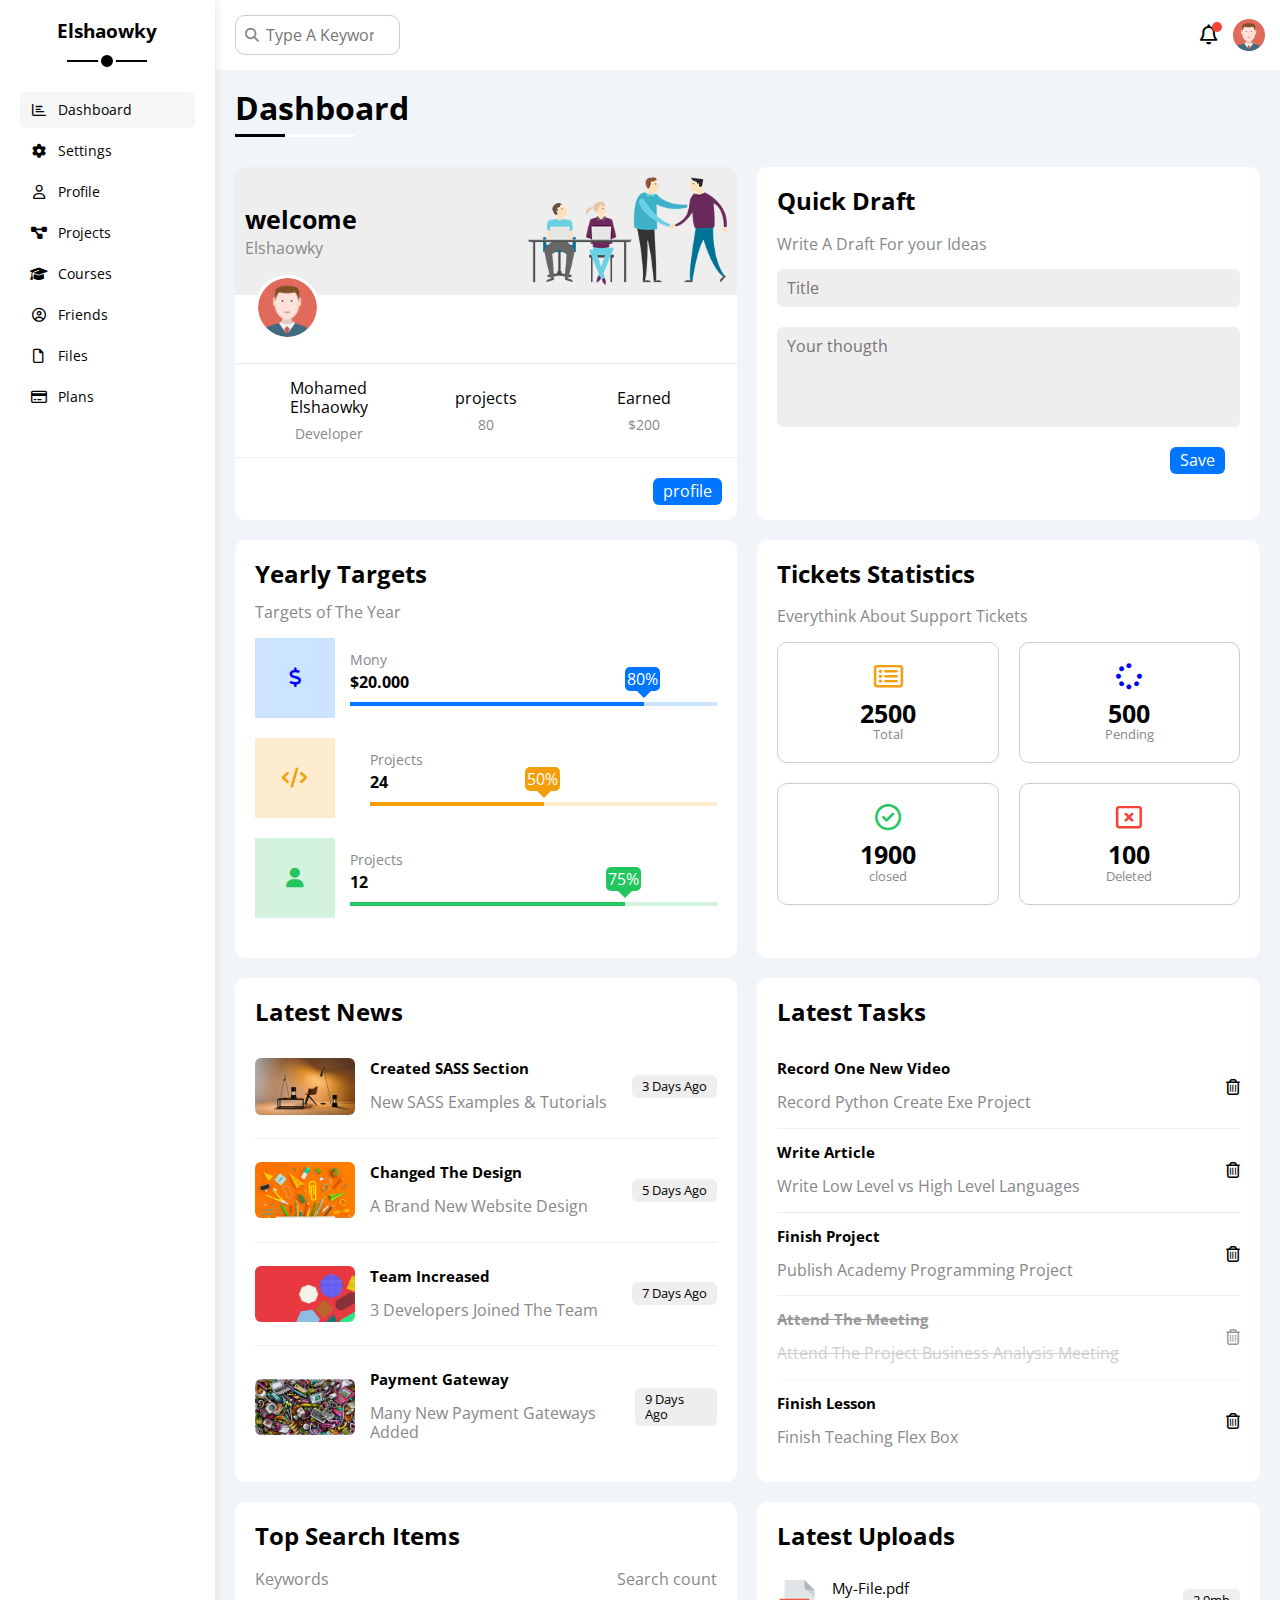
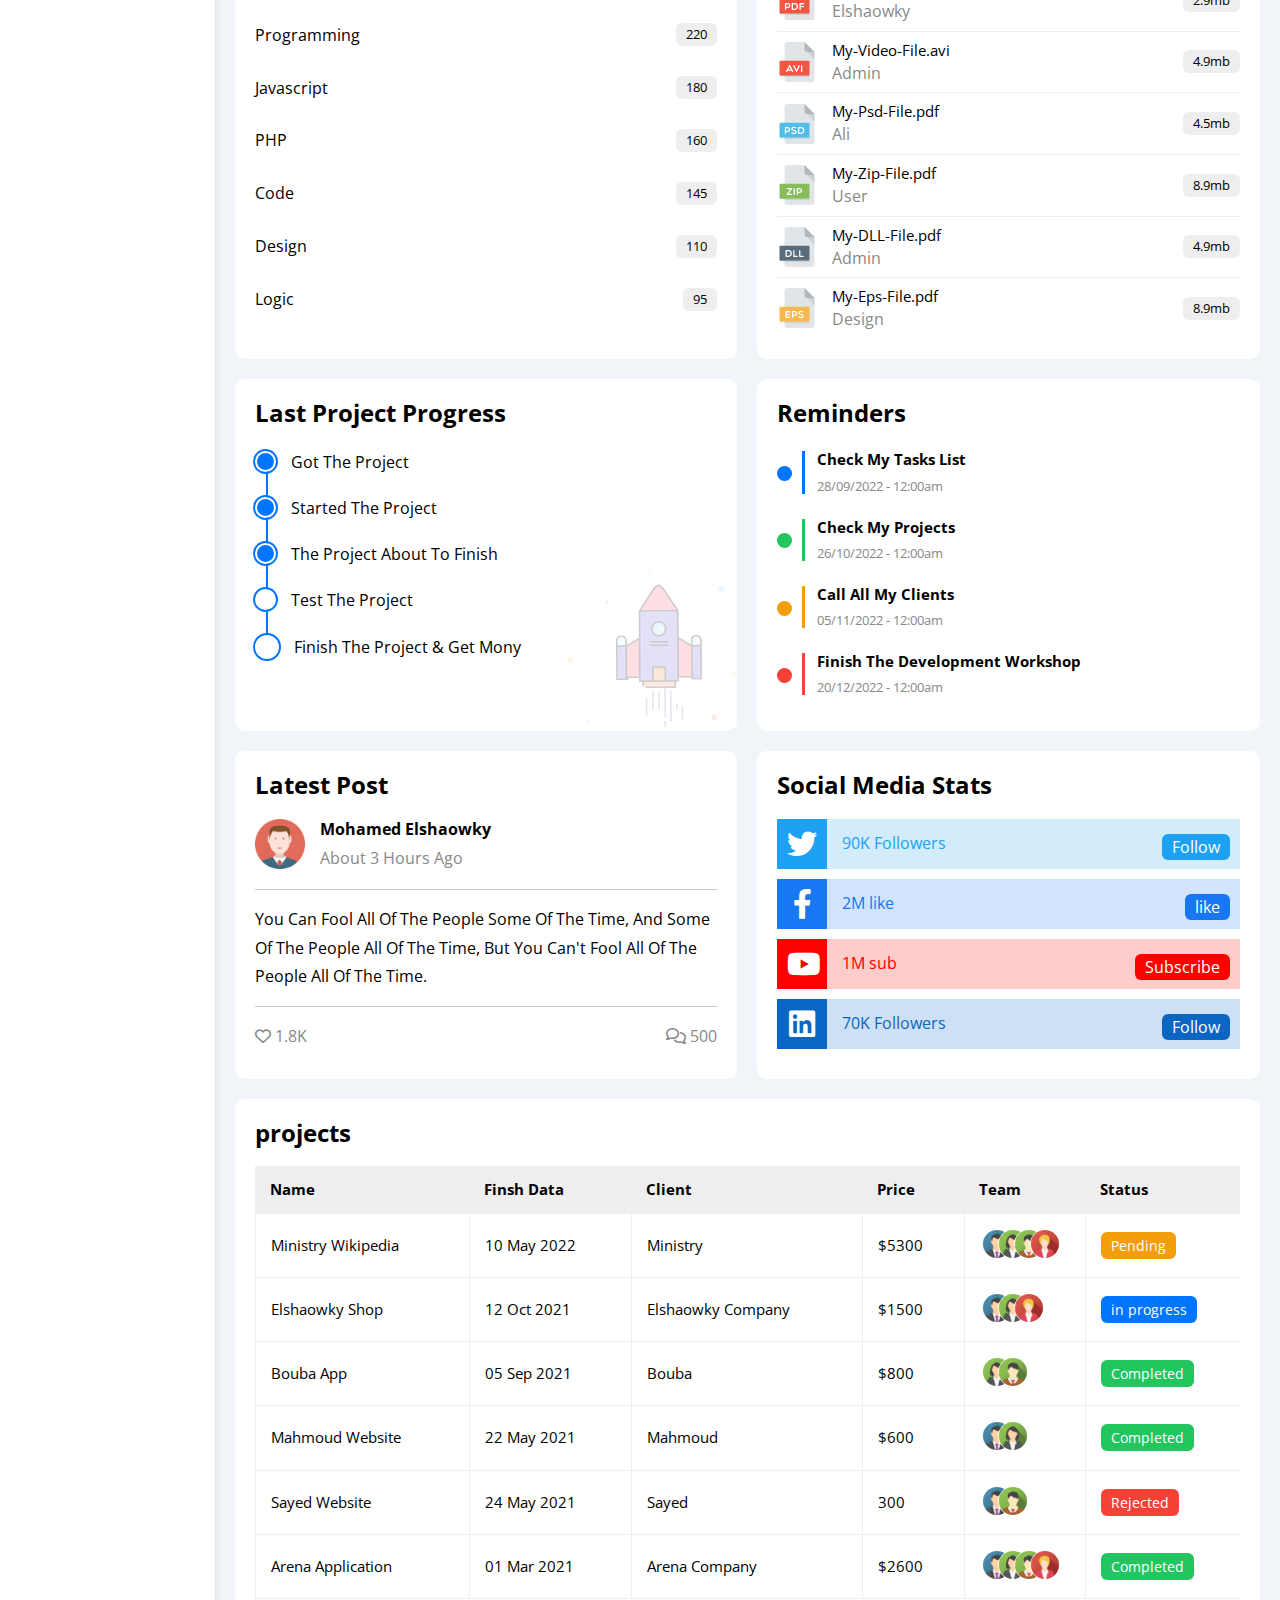
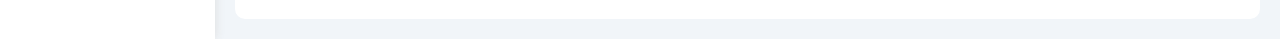
<file: index.html>
<!DOCTYPE html>
<html lang="en">
  <head>
    <meta charset="UTF-8" />
    <meta name="viewport" content="width=device-width, initial-scale=1.0" />
    <title>Dashboard</title>
    <link rel="stylesheet" href="css/all.min.css" />
    <link rel="stylesheet" href="css/normalize.css" />
    <link rel="stylesheet" href="css/framework.css" />
    <link rel="stylesheet" href="css/master.css" />
    <!-- Google fonts -->
    <link rel="preconnect" href="https://fonts.googleapis.com" />
    <link rel="preconnect" href="https://fonts.gstatic.com" crossorigin />
    <link
      href="https://fonts.googleapis.com/css2?family=Open+Sans:wght@400;500;600;700;800&display=swap"
      rel="stylesheet"
    />
  </head>
  <body>
    <div class="page d-flex">
      <div class="sidebar bg-white p-20 p-relative">
        <h3 class="p-relative txt-c mt-0">Elshaowky</h3>
        <ul>
          <li>
            <a
              class="active d-flex align-center fs-14 c-black rad-6 p-10"
              href="index.html"
            >
              <i class="fa-regular fa-chart-bar fa-fw"></i>
              <span class="hide-mobile">Dashboard</span>
            </a>
          </li>
          <li>
            <a
              class="d-flex align-center fs-14 c-black rad-6 p-10"
              href="html/settings.html"
            >
              <i class="fa-solid fa-gear fa-fw"></i>
              <span>Settings</span>
            </a>
          </li>
          <li>
            <a
              class="d-flex align-center fs-14 c-black rad-6 p-10"
              href="html/profile.html"
            >
              <i class="fa-regular fa-user fa-fw"></i>
              <span>Profile</span>
            </a>
          </li>
          <li>
            <a
              class="d-flex align-center fs-14 c-black rad-6 p-10"
              href="html/projects.html"
            >
              <i class="fa-solid fa-diagram-project fa-fw"></i>
              <span>Projects</span>
            </a>
          </li>
          <li>
            <a
              class="d-flex align-center fs-14 c-black rad-6 p-10"
              href="html/courses.html"
            >
              <i class="fa-solid fa-graduation-cap fa-fw"></i>
              <span>Courses</span>
            </a>
          </li>
          <li>
            <a
              class="d-flex align-center fs-14 c-black rad-6 p-10"
              href="html/friends.html"
            >
              <i class="fa-regular fa-circle-user fa-fw"></i>
              <span>Friends</span>
            </a>
          </li>
          <li>
            <a
              class="d-flex align-center fs-14 c-black rad-6 p-10"
              href="html/files.html"
            >
              <i class="fa-regular fa-file fa-fw"></i>
              <span>Files</span>
            </a>
          </li>
          <li>
            <a
              class="d-flex align-center fs-14 c-black rad-6 p-10"
              href="html/plans.html"
            >
              <i class="fa-regular fa-credit-card fa-fw"></i>
              <span>Plans</span>
            </a>
          </li>
        </ul>
      </div>
      <div class="content w-full">
        <!-- Start Head -->
        <div class="head bg-white p-15 between-flex">
          <div class="search p-relative">
            <input class="p-10" type="search" placeholder="Type A Keyword" />
          </div>
          <div class="icons d-flex align-center">
            <span class="p-relative notification">
              <i class="fa-regular fa-bell fa-lg"></i>
            </span>
            <img src="photes/avatar.png" alt="" />
          </div>
        </div>
        <!-- End Head -->
        <h1 class="p-relative">Dashboard</h1>
        <div class="wrapper d-grid gap-20">
          <!-- Start Welcome -->
          <div class="welcome bg-white rad-10 txt-c-mobile block-mobile">
            <div class="title bg-eee p-10 between-flex">
              <div>
                <h2>welcome</h2>
                <span>Elshaowky</span>
              </div>
              <img src="photes/welcome.png" alt="" />
            </div>
            <img src="photes/avatar.png" class="rad-half" alt="" />
            <div
              class="content between-flex txt-c mt-20 mb-20 block-mobile p-15"
            >
              <div class="name">
                Mohamed Elshaowky
                <span>Developer</span>
              </div>
              <div class="score">
                projects
                <span>80</span>
              </div>
              <div class="mony">
                Earned
                <span>$200</span>
              </div>
            </div>
            <a
              href="html/profile.html"
              class="profile bg-blue d-block c-white btn-shape"
              >profile
            </a>
          </div>
          <!-- End Welcome -->
          <!-- Start Quick Draft widget -->
          <div class="quick bg-white rad-10 p-20">
            <div class="text">
              <h2 class="mt-0">Quick Draft</h2>
              <p>Write A Draft For your Ideas</p>
            </div>
            <form action="">
              <input
                type="text"
                class="title bg-eee rad-6 d-block b-none w-full p-10 mb-20"
                placeholder="Title"
              />
              <textarea
                name="textarea"
                id=""
                class="thougth bg-eee rad-6 d-block b-none w-full p-10 mb-20"
                placeholder="Your thougth"
              ></textarea>
              <input
                type="submit"
                value="Save"
                class="bg-blue c-white btn-shape d-block b-none"
              />
            </form>
            <!-- End Quick Draft widget -->
          </div>
          <!-- End Quick Draft widget -->
          <!-- Start Target -->
          <div class="target bg-white p-20 rad-10">
            <h2 class="mt-0 mb-10">Yearly Targets</h2>
            <p class="c-grey">Targets of The Year</p>
            <div class="content">
              <div class="money center-flex mb-20">
                <div class="icon center-flex mr-15">
                  <i class="fa-solid fa-dollar-sign c-blue fs-20"></i>
                </div>
                <div class="data">
                  <span class="c-grey fs-14">Mony</span>
                  <span class="fw-bold d-block mt-5 mb-10 mt-5">$20.000</span>
                  <div class="progress p-relative">
                    <span class="bg-blue" style="width: 80%">
                      <span class="bg-blue c-white p-absolute">80%</span>
                    </span>
                  </div>
                </div>
              </div>
              <div class="projects center-flex mb-20">
                <div class="icon center-flex mr-15">
                  <i class="fa-solid fa-code c-orange fs-20"></i>
                </div>
                <div class="data">
                  <span class="c-grey fs-14">Projects</span>
                  <span class="fw-bold d-block mt-5 mb-10 mt-5">24</span>
                  <div class="progress p-relative">
                    <span class="bg-orange" style="width: 50%">
                      <span class="bg-orange c-white p-absolute">50%</span>
                    </span>
                  </div>
                </div>
              </div>
              <div class="team center-flex mb-20">
                <div class="icon center-flex mr-15">
                  <i class="fa-solid fa-user c-green fs-20"></i>
                </div>
                <div class="data">
                  <span class="c-grey fs-14">Projects</span>
                  <span class="fw-bold d-block mt-5 mb-10 mt-5">12</span>
                  <div class="progress p-relative">
                    <span class="bg-green" style="width: 75%">
                      <span class="bg-green c-white p-absolute">75%</span>
                    </span>
                  </div>
                </div>
              </div>
            </div>
          </div>
          <!-- End Target -->
          <!-- Start Tickets -->
          <div class="tickets bg-white p-20 rad-10">
            <h2 class="mt-0">Tickets Statistics</h2>
            <p class="c-grey">Everythink About Support Tickets</p>
            <div class="boxs d-flex f-wrap gap-20 txt-c">
              <div class="box rad-10 p-20 txt-c c-grey fs-13">
                <i
                  class="fa-regular fa-rectangle-list fa-2x mb-10 c-orange"
                ></i>
                <span class="d-block fs-25 c-black fw-bold">2500</span>
                Total
              </div>
              <div class="box rad-10 p-20 txt-c c-grey fs-13">
                <i class="fa-solid fa-spinner fa-2x mb-10 c-blue"></i>
                <span class="d-block fs-25 c-black fw-bold">500</span>
                Pending
              </div>
              <div class="box rad-10 p-20 txt-c c-grey fs-13">
                <i class="fa-regular fa-circle-check fa-2x mb-10 c-green"></i>
                <span class="d-block fs-25 c-black fw-bold">1900</span>
                closed
              </div>
              <div class="box rad-10 p-20 txt-c c-grey fs-13">
                <i class="fa-regular fa-rectangle-xmark fa-2x mb-10 c-red"></i>
                <span class="d-block fs-25 c-black fw-bold">100</span>
                Deleted
              </div>
            </div>
          </div>
          <!-- End Ticketes -->
          <!-- Start News -->
          <div class="news bg-white p-20 rad-10 txt-c-mobile">
            <h2 class="mt-0">Latest News</h2>
            <div class="new d-flex align-center">
              <img src="photes/news-01.png" alt="" />
              <div class="text">
                <h3>Created SASS Section</h3>
                <p class="c-grey">New SASS Examples & Tutorials</p>
              </div>
              <div class="btn-shape bg-eee fs-13">3 Days Ago</div>
            </div>
            <div class="new d-flex align-center">
              <img src="photes/news-02.png" alt="" />
              <div class="text">
                <h3>Changed The Design</h3>
                <p class="c-grey">A Brand New Website Design</p>
              </div>
              <div class="btn-shape bg-eee fs-13">5 Days Ago</div>
            </div>
            <div class="new d-flex align-center">
              <img src="photes/news-03.png" alt="" />
              <div class="text">
                <h3>Team Increased</h3>
                <p class="c-grey">3 Developers Joined The Team</p>
              </div>
              <div class="btn-shape bg-eee fs-13">7 Days Ago</div>
            </div>
            <div class="new d-flex align-center">
              <img src="photes/news-04.png" alt="" />
              <div class="text">
                <h3>Payment Gateway</h3>
                <p class="c-grey">Many New Payment Gateways Added</p>
              </div>
              <div class="btn-shape bg-eee fs-13">9 Days Ago</div>
            </div>
          </div>
          <!-- End News -->
          <!-- Start Tasks -->
          <div class="tasks bg-white p-20 rad-10">
            <h2 class="mt-0">Latest Tasks</h2>
            <div class="task between-flex">
              <div class="text">
                <h3>Record One New Video</h3>
                <p class="c-grey">Record Python Create Exe Project</p>
              </div>
              <i class="fa-regular fa-trash-can delete"></i>
            </div>
            <div class="task between-flex">
              <div class="text">
                <h3>Write Article</h3>
                <p class="c-grey">Write Low Level vs High Level Languages</p>
              </div>
              <i class="fa-regular fa-trash-can delete"></i>
            </div>
            <div class="task between-flex">
              <div class="text">
                <h3>Finish Project</h3>
                <p class="c-grey">Publish Academy Programming Project</p>
              </div>
              <i class="fa-regular fa-trash-can delete"></i>
            </div>
            <div class="task between-flex done">
              <div class="text">
                <h3>Attend The Meeting</h3>
                <p class="c-grey">
                  Attend The Project Business Analysis Meeting
                </p>
              </div>
              <i class="fa-regular fa-trash-can delete"></i>
            </div>
            <div class="task between-flex">
              <div class="text">
                <h3>Finish Lesson</h3>
                <p class="c-grey">Finish Teaching Flex Box</p>
              </div>
              <i class="fa-regular fa-trash-can delete"></i>
            </div>
          </div>
          <!-- End Tasks -->
          <!-- Start Search -->
          <div class="search bg-white rad-10 p-20">
            <h2 class="mt-0">Top Search Items</h2>
            <div class="items between-flex mb-20 c-grey">
              <div>Keywords</div>
              <div>Search count</div>
            </div>
            <div class="items between-flex pt-15 pb-15">
              <span>Programming</span>
              <span class="btn-shape bg-eee fs-13">220</span>
            </div>
            <div class="items between-flex pt-15 pb-15">
              <span>Javascript</span>
              <span class="btn-shape bg-eee fs-13">180</span>
            </div>
            <div class="items between-flex pt-15 pb-15">
              <span>PHP</span>
              <span class="btn-shape bg-eee fs-13">160</span>
            </div>
            <div class="items between-flex pt-15 pb-15">
              <span>Code</span>
              <span class="btn-shape bg-eee fs-13">145</span>
            </div>
            <div class="items between-flex pt-15 pb-15">
              <span>Design</span>
              <span class="btn-shape bg-eee fs-13">110</span>
            </div>
            <div class="items between-flex pt-15 pb-15">
              <span>Logic</span>
              <span class="btn-shape bg-eee fs-13">95</span>
            </div>
          </div>
          <!-- End Search -->
          <!-- Start Uploads -->
          <div class="uploads bg-white p-20 rad-10">
            <h2 class="mt-0">Latest Uploads</h2>
            <div class="file d-flex align-center">
              <img src="photes/pdf.svg" alt="" />
              <div class="text">
                <h3>My-File.pdf</h3>
                <p class="c-grey">Elshaowky</p>
              </div>
              <div class="btn-shape bg-eee fs-13">2.9mb</div>
            </div>
            <div class="file d-flex align-center">
              <img src="photes/avi.svg" alt="" />
              <div class="text">
                <h3>My-Video-File.avi</h3>
                <p class="c-grey">Admin</p>
              </div>
              <div class="btn-shape bg-eee fs-13">4.9mb</div>
            </div>
            <div class="file d-flex align-center">
              <img src="photes/psd.svg" alt="" />
              <div class="text">
                <h3>My-Psd-File.pdf</h3>
                <p class="c-grey">Ali</p>
              </div>
              <div class="btn-shape bg-eee fs-13">4.5mb</div>
            </div>
            <div class="file d-flex align-center">
              <img src="photes/zip.svg" alt="" />
              <div class="text">
                <h3>My-Zip-File.pdf</h3>
                <p class="c-grey">User</p>
              </div>
              <div class="btn-shape bg-eee fs-13">8.9mb</div>
            </div>
            <div class="file d-flex align-center">
              <img src="photes/dll.svg" alt="" />
              <div class="text">
                <h3>My-DLL-File.pdf</h3>
                <p class="c-grey">Admin</p>
              </div>
              <div class="btn-shape bg-eee fs-13">4.9mb</div>
            </div>
            <div class="file d-flex align-center">
              <img src="photes/eps.svg" alt="" />
              <div class="text">
                <h3>My-Eps-File.pdf</h3>
                <p class="c-grey">Design</p>
              </div>
              <div class="btn-shape bg-eee fs-13">8.9mb</div>
            </div>
          </div>
          <!-- End Uploads -->
          <!-- Start Last Projects -->
          <div class="last-projects bg-white p-20 rad-10 p-relative">
            <h2 class="mt-0">Last Project Progress</h2>
            <ul class="m-0 p-relative">
              <li class="mt-25 d-flex align-center done">Got The Project</li>
              <li class="mt-25 d-flex align-center done">
                Started The Project
              </li>
              <li class="mt-25 d-flex align-center done">
                The Project About To Finish
              </li>
              <li class="mt-25 d-flex align-center current">
                Test The Project
              </li>
              <li class="mt-25 d-flex align-center">
                Finish The Project & Get Mony
              </li>
            </ul>
            <img
              class="launch-icon hide-mobile"
              src="photes/project.png"
              alt=""
            />
          </div>
          <!-- End Last Projects -->
          <!-- Start Reminders -->
          <div class="reminders bg-white rad-10 p-20">
            <h2 class="mt-0">Reminders</h2>
            <ul>
              <li class="ml-40 p-relative">
                <h5 class="fs-15 mb-10">Check My Tasks List</h5>
                <p class="fs-13 c-grey m-0">28/09/2022 - 12:00am</p>
              </li>
              <li class="ml-40 p-relative">
                <h5 class="fs-15 mb-10">Check My Projects</h5>
                <p class="fs-13 c-grey m-0">26/10/2022 - 12:00am</p>
              </li>
              <li class="ml-40 p-relative">
                <h5 class="fs-15 mb-10">Call All My Clients</h5>
                <p class="fs-13 c-grey m-0">05/11/2022 - 12:00am</p>
              </li>
              <li class="ml-40 p-relative">
                <h5 class="fs-15 mb-10">Finish The Development Workshop</h5>
                <p class="fs-13 c-grey m-0">20/12/2022 - 12:00am</p>
              </li>
            </ul>
          </div>
          <!-- End Reminders -->
          <!-- Start Latest Post -->
          <div class="latest-post bg-white rad-10 p-20">
            <h2 class="mt-0">Latest Post</h2>
            <div class="top d-flex align-center">
              <img src="photes/avatar.png" class="mr-15" alt="" />
              <div class="data">
                <h4 class="mb-10 mt-0">Mohamed Elshaowky</h4>
                <span class="c-grey">About 3 Hours Ago</span>
              </div>
            </div>
            <p class="post-content mb-20 mt-20 pt-15 pb-15">
              You Can Fool All Of The People Some Of The Time, And Some Of The
              People All Of The Time, But You Can't Fool All Of The People All
              Of The Time.
            </p>
            <div class="post-stats between-flex c-grey">
              <div>
                <i class="fa-regular fa-heart"></i>
                <span>1.8K</span>
              </div>
              <div>
                <i class="fa-regular fa-comments"></i>
                <span>500</span>
              </div>
            </div>
          </div>
          <!-- End Latest Post -->
          <!-- Start Social Media Stats -->
          <div class="social-media bg-white rad-10 p-20">
            <h2 class="mt-0">Social Media Stats</h2>
            <div class="twitter mb-10 d-flex align-center">
              <div class="icon">
                <i class="fa-brands fa-twitter fs-30 c-white"></i>
              </div>
              <div class="info p-15">
                90K Followers
                <a href="#"
                  ><span class="btn-shape c-white p-absolute">Follow</span></a
                >
              </div>
            </div>
            <div class="facebook mb-10 d-flex align-center">
              <div class="icon">
                <i class="fa-brands fa-facebook-f fs-30 c-white"></i>
              </div>
              <div class="info p-15">
                2M like
                <a href="#"
                  ><span class="btn-shape c-white p-absolute">like</span></a
                >
              </div>
            </div>
            <div class="youtube mb-10 d-flex align-center">
              <div class="icon">
                <i class="fa-brands fa-youtube fs-30 c-white"></i>
              </div>
              <div class="info p-15">
                1M sub
                <a href="#">
                  <span class="btn-shape c-white p-absolute">Subscribe</span></a
                >
              </div>
            </div>
            <div class="linkedin mb-10 d-flex align-center">
              <div class="icon">
                <i class="fa-brands fa-linkedin fs-30 c-white"></i>
              </div>
              <div class="info p-15">
                70K Followers
                <a href="#"
                  ><span class="btn-shape c-white p-absolute">Follow</span></a
                >
              </div>
            </div>
          </div>
          <!-- End Social Media Stats -->
        </div>
        <!-- Start Projects Taple -->
        <div class="projects rad-10 p-20 bg-white m-20">
          <h2 class="mt-0">projects</h2>
          <div class="responsive-table">
            <table class="fs-15 w-full">
              <thead class="bg-eee fw-bold">
                <tr>
                  <td>Name</td>
                  <td>Finsh Data</td>
                  <td>Client</td>
                  <td>Price</td>
                  <td>Team</td>
                  <td>Status</td>
                </tr>
              </thead>
              <tbody>
                <tr>
                  <td>Ministry Wikipedia</td>
                  <td>10 May 2022</td>
                  <td>Ministry</td>
                  <td>$5300</td>
                  <td>
                    <img src="photes/team-01.png" alt="" />
                    <img src="photes/team-02.png" alt="" />
                    <img src="photes/team-03.png" alt="" />
                    <img src="photes/team-05.png" alt="" />
                  </td>
                  <td>
                    <a class="btn-shape c-white bg-orange fs-14" href="#"
                      >Pending</a
                    >
                  </td>
                </tr>
                <tr>
                  <td>Elshaowky Shop</td>
                  <td>12 Oct 2021</td>
                  <td>Elshaowky Company</td>
                  <td>$1500</td>
                  <td>
                    <img src="photes/team-01.png" alt="" />
                    <img src="photes/team-02.png" alt="" />
                    <img src="photes/team-05.png" alt="" />
                  </td>
                  <td>
                    <a class="btn-shape c-white bg-blue fs-14" href="#"
                      >in progress</a
                    >
                  </td>
                </tr>
                <tr>
                  <td>Bouba App</td>
                  <td>05 Sep 2021</td>
                  <td>Bouba</td>
                  <td>$800</td>
                  <td>
                    <img src="photes/team-02.png" alt="" />
                    <img src="photes/team-03.png" alt="" />
                  </td>
                  <td>
                    <a class="btn-shape c-white bg-green fs-14" href="#"
                      >Completed</a
                    >
                  </td>
                </tr>
                <tr>
                  <td>Mahmoud Website</td>
                  <td>22 May 2021</td>
                  <td>Mahmoud</td>
                  <td>$600</td>
                  <td>
                    <img src="photes/team-01.png" alt="" />
                    <img src="photes/team-02.png" alt="" />
                  </td>
                  <td>
                    <a class="btn-shape c-white bg-green fs-14" href="#"
                      >Completed</a
                    >
                  </td>
                </tr>
                <tr>
                  <td>Sayed Website</td>
                  <td>24 May 2021</td>
                  <td>Sayed</td>
                  <td>300</td>
                  <td>
                    <img src="photes/team-01.png" alt="" />
                    <img src="photes/team-03.png" alt="" />
                  </td>
                  <td>
                    <a class="btn-shape c-white bg-red fs-14" href="#"
                      >Rejected</a
                    >
                  </td>
                </tr>
                <tr>
                  <td>Arena Application</td>
                  <td>01 Mar 2021</td>
                  <td>Arena Company</td>
                  <td>$2600</td>
                  <td>
                    <img src="photes/team-01.png" alt="" />
                    <img src="photes/team-02.png" alt="" />
                    <img src="photes/team-03.png" alt="" />
                    <img src="photes/team-05.png" alt="" />
                  </td>
                  <td>
                    <a class="btn-shape c-white bg-green fs-14" href="#"
                      >Completed</a
                    >
                  </td>
                </tr>
              </tbody>
            </table>
          </div>
        </div>
        <!-- End Projects Taple -->
      </div>
    </div>
  </body>
</html>
</file>
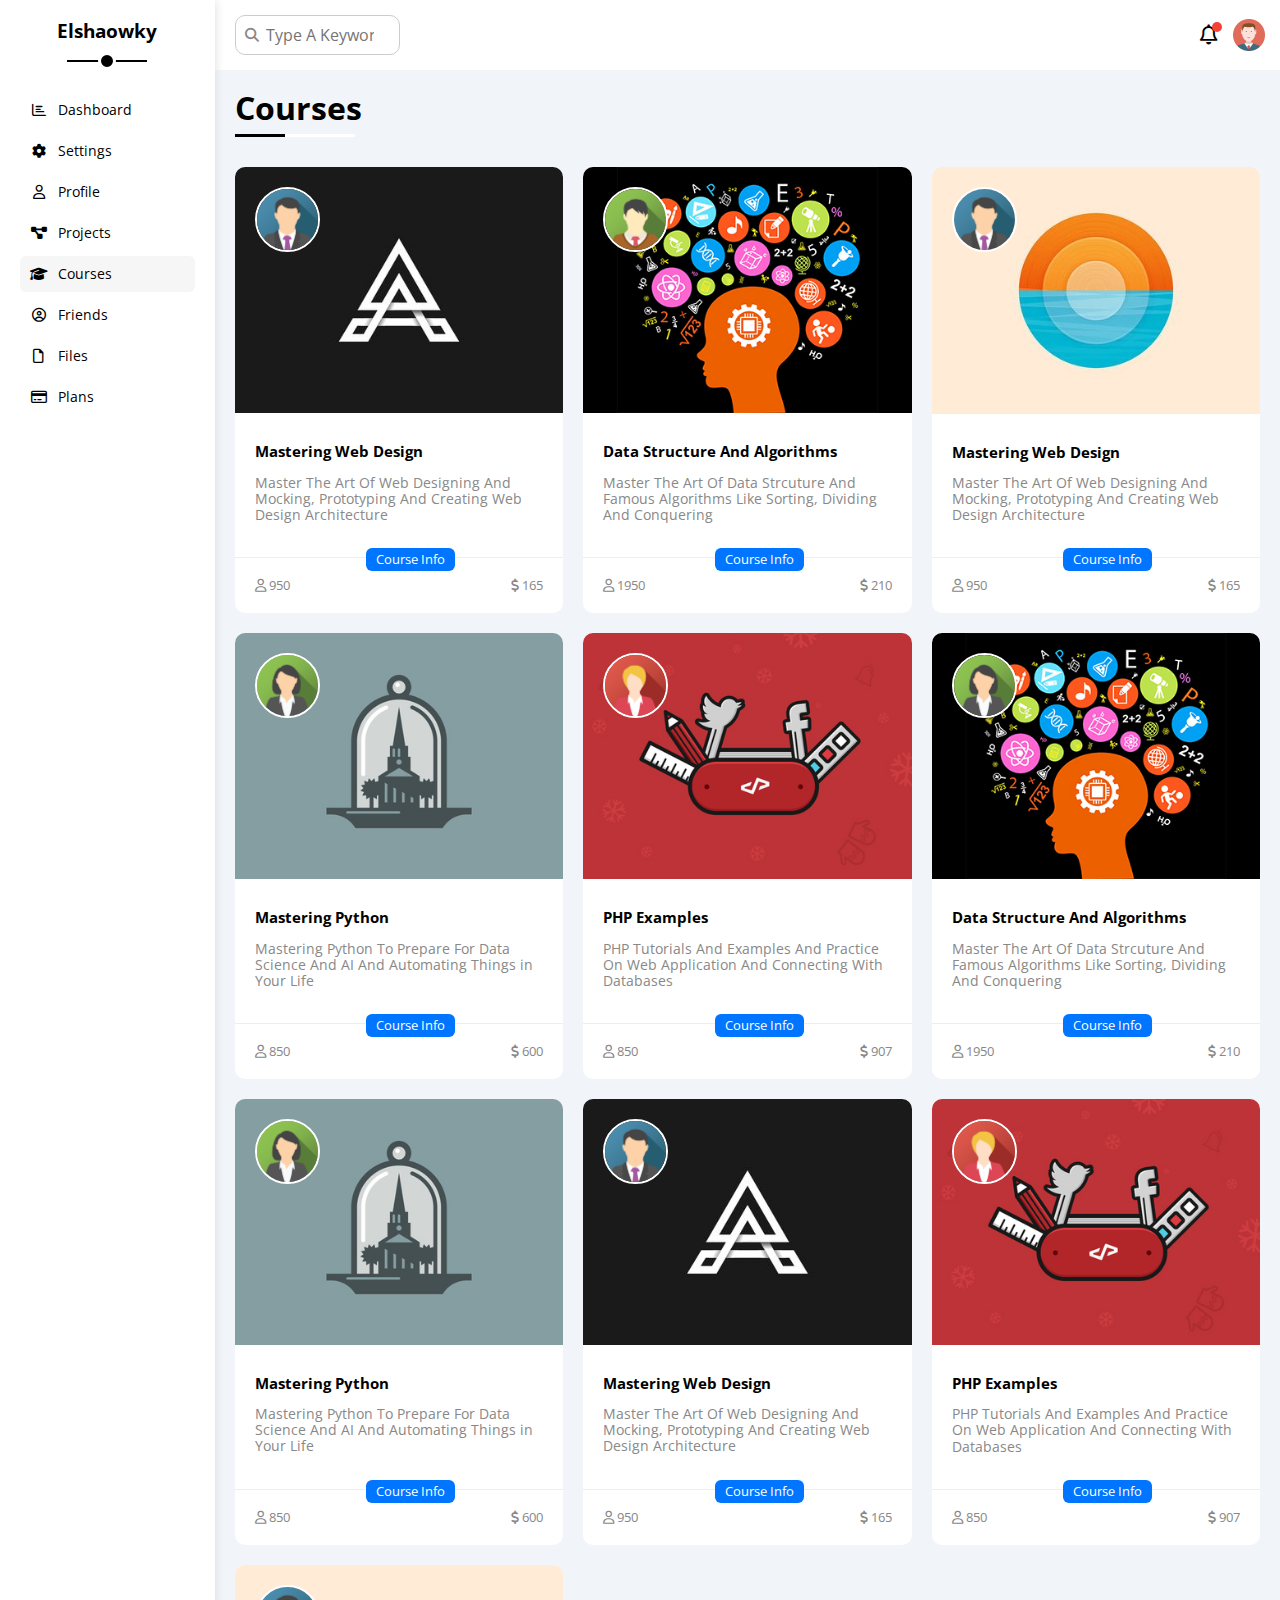
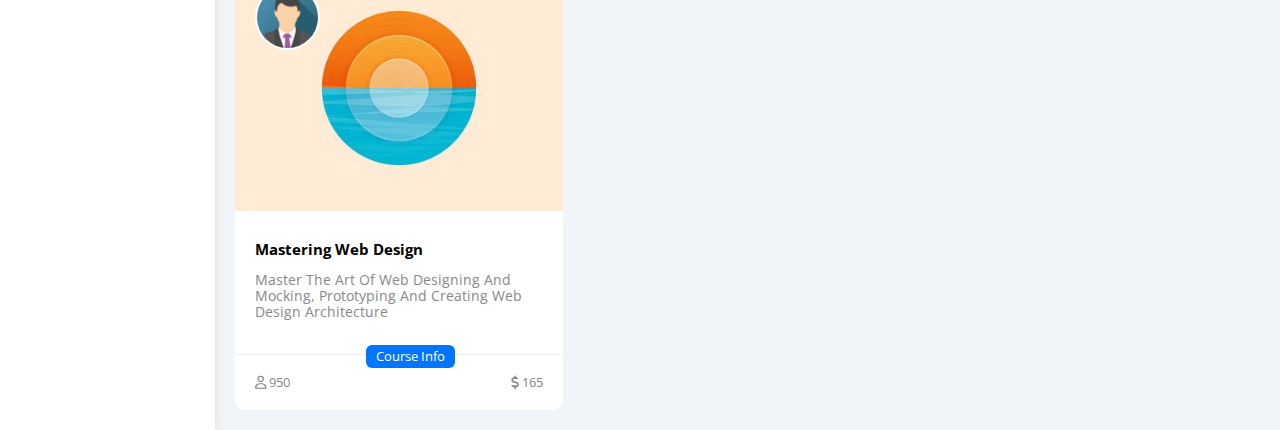
<file: html/courses.html>
<!DOCTYPE html>
<html lang="en">
  <head>
    <meta charset="UTF-8" />
    <meta name="viewport" content="width=device-width, initial-scale=1.0" />
    <title>Courses</title>
    <link rel="stylesheet" href="../css/all.min.css" />
    <link rel="stylesheet" href="../css/normalize.css" />
    <link rel="stylesheet" href="../css/framework.css" />
    <link rel="stylesheet" href="../css/master.css" />
    <!-- Google fonts -->
    <link rel="preconnect" href="https://fonts.googleapis.com" />
    <link rel="preconnect" href="https://fonts.gstatic.com" crossorigin />
    <link
      href="https://fonts.googleapis.com/css2?family=Open+Sans:wght@400;500;600;700;800&display=swap"
      rel="stylesheet"
    />
  </head>
  <body>
    <div class="page d-flex">
      <div class="sidebar bg-white p-20 p-relative">
        <h3 class="p-relative txt-c mt-0">Elshaowky</h3>
        <ul>
          <li>
            <a
              class="d-flex align-center fs-14 c-black rad-6 p-10"
              href="../index.html"
            >
              <i class="fa-regular fa-chart-bar fa-fw"></i>
              <span class="hide-mobile">Dashboard</span>
            </a>
          </li>
          <li>
            <a
              class="d-flex align-center fs-14 c-black rad-6 p-10"
              href="settings.html"
            >
              <i class="fa-solid fa-gear fa-fw"></i>
              <span>Settings</span>
            </a>
          </li>
          <li>
            <a
              class="d-flex align-center fs-14 c-black rad-6 p-10"
              href="profile.html"
            >
              <i class="fa-regular fa-user fa-fw"></i>
              <span>Profile</span>
            </a>
          </li>
          <li>
            <a
              class="d-flex align-center fs-14 c-black rad-6 p-10"
              href="projects.html"
            >
              <i class="fa-solid fa-diagram-project fa-fw"></i>
              <span>Projects</span>
            </a>
          </li>
          <li>
            <a
              class="active d-flex align-center fs-14 c-black rad-6 p-10"
              href="courses.html"
            >
              <i class="fa-solid fa-graduation-cap fa-fw"></i>
              <span>Courses</span>
            </a>
          </li>
          <li>
            <a
              class="d-flex align-center fs-14 c-black rad-6 p-10"
              href="friends.html"
            >
              <i class="fa-regular fa-circle-user fa-fw"></i>
              <span>Friends</span>
            </a>
          </li>
          <li>
            <a
              class="d-flex align-center fs-14 c-black rad-6 p-10"
              href="files.html"
            >
              <i class="fa-regular fa-file fa-fw"></i>
              <span>Files</span>
            </a>
          </li>
          <li>
            <a
              class="d-flex align-center fs-14 c-black rad-6 p-10"
              href="plans.html"
            >
              <i class="fa-regular fa-credit-card fa-fw"></i>
              <span>Plans</span>
            </a>
          </li>
        </ul>
      </div>
      <div class="content w-full">
        <!-- Start Head -->
        <div class="head bg-white p-15 between-flex">
          <div class="search p-relative">
            <input class="p-10" type="search" placeholder="Type A Keyword" />
          </div>
          <div class="icons d-flex align-center">
            <span class="p-relative notification">
              <i class="fa-regular fa-bell fa-lg"></i>
            </span>
            <img src="../photes/avatar.png" alt="" />
          </div>
        </div>
        <!-- End Head -->
        <h1 class="p-relative">Courses</h1>
        <div class="courses d-grid m-20">
          <div class="cours rad-10 bg-white d-flex p-relative">
            <img class="cover" src="../photes/course-01.jpg" alt="" />
            <img class="avatar p-absolute" src="../photes/team-01.png" alt="" />
            <div class="info bb1-eee p-20">
              <h2 class="mt-0 w-full fs-15 pt-10">Mastering Web Design</h2>
              <p class="c-grey w-full fs-14">
                Master The Art Of Web Designing And Mocking, Prototyping And
                Creating Web Design Architecture
              </p>
            </div>
            <div class="data between-flex fs-13 p-20 p-relative">
              <span class="btn-shape c-white bg-blue p-absolute fs-13"
                >Course Info</span
              >
              <span class="c-grey">
                <i class="fa-regular fa-user"></i>
                950
              </span>
              <span class="c-grey">
                <i class="fa-solid fa-dollar-sign"></i>
                165
              </span>
            </div>
          </div>
          <div class="cours rad-10 bg-white d-flex p-relative">
            <img class="cover" src="../photes/course-02.jpg" alt="" />
            <img class="avatar p-absolute" src="../photes/team-03.png" alt="" />
            <div class="info bb1-eee p-20">
              <h2 class="mt-0 w-full fs-15 pt-10">
                Data Structure And Algorithms
              </h2>
              <p class="c-grey w-full fs-14">
                Master The Art Of Data Strcuture And Famous Algorithms Like
                Sorting, Dividing And Conquering
              </p>
            </div>
            <div class="data between-flex fs-13 p-20 p-relative">
              <span class="btn-shape c-white bg-blue p-absolute fs-13"
                >Course Info</span
              >
              <span class="c-grey">
                <i class="fa-regular fa-user"></i>
                1950
              </span>
              <span class="c-grey">
                <i class="fa-solid fa-dollar-sign"></i>
                210
              </span>
            </div>
          </div>
          <div class="cours rad-10 bg-white d-flex p-relative">
            <img class="cover" src="../photes/course-03.jpg" alt="" />
            <img class="avatar p-absolute" src="../photes/team-01.png" alt="" />
            <div class="info bb1-eee p-20">
              <h2 class="mt-0 w-full fs-15 pt-10">Mastering Web Design</h2>
              <p class="c-grey w-full fs-14">
                Master The Art Of Web Designing And Mocking, Prototyping And
                Creating Web Design Architecture
              </p>
            </div>
            <div class="data between-flex fs-13 p-20 p-relative">
              <span class="btn-shape c-white bg-blue p-absolute fs-13"
                >Course Info</span
              >
              <span class="c-grey">
                <i class="fa-regular fa-user"></i>
                950
              </span>
              <span class="c-grey">
                <i class="fa-solid fa-dollar-sign"></i>
                165
              </span>
            </div>
          </div>
          <div class="cours rad-10 bg-white d-flex p-relative">
            <img class="cover" src="../photes/course-04.jpg" alt="" />
            <img class="avatar p-absolute" src="../photes/team-02.png" alt="" />
            <div class="info bb1-eee p-20">
              <h2 class="mt-0 w-full fs-15 pt-10">Mastering Python</h2>
              <p class="c-grey w-full fs-14">
                Mastering Python To Prepare For Data Science And AI And
                Automating Things in Your Life
              </p>
            </div>
            <div class="data between-flex fs-13 p-20 p-relative">
              <span class="btn-shape c-white bg-blue p-absolute fs-13"
                >Course Info</span
              >
              <span class="c-grey">
                <i class="fa-regular fa-user"></i>
                850
              </span>
              <span class="c-grey">
                <i class="fa-solid fa-dollar-sign"></i>
                600
              </span>
            </div>
          </div>
          <div class="cours rad-10 bg-white d-flex p-relative">
            <img class="cover" src="../photes/course-05.jpg" alt="" />
            <img class="avatar p-absolute" src="../photes/team-05.png" alt="" />
            <div class="info bb1-eee p-20">
              <h2 class="mt-0 w-full fs-15 pt-10">PHP Examples</h2>
              <p class="c-grey w-full fs-14">
                PHP Tutorials And Examples And Practice On Web Application And
                Connecting With Databases
              </p>
            </div>
            <div class="data between-flex fs-13 p-20 p-relative">
              <span class="btn-shape c-white bg-blue p-absolute fs-13"
                >Course Info</span
              >
              <span class="c-grey">
                <i class="fa-regular fa-user"></i>
                850
              </span>
              <span class="c-grey">
                <i class="fa-solid fa-dollar-sign"></i>
                907
              </span>
            </div>
          </div>
          <div class="cours rad-10 bg-white d-flex p-relative">
            <img class="cover" src="../photes/course-02.jpg" alt="" />
            <img class="avatar p-absolute" src="../photes/team-02.png" alt="" />
            <div class="info bb1-eee p-20">
              <h2 class="mt-0 w-full fs-15 pt-10">
                Data Structure And Algorithms
              </h2>
              <p class="c-grey w-full fs-14">
                Master The Art Of Data Strcuture And Famous Algorithms Like
                Sorting, Dividing And Conquering
              </p>
            </div>
            <div class="data between-flex fs-13 p-20 p-relative">
              <span class="btn-shape c-white bg-blue p-absolute fs-13"
                >Course Info</span
              >
              <span class="c-grey">
                <i class="fa-regular fa-user"></i>
                1950
              </span>
              <span class="c-grey">
                <i class="fa-solid fa-dollar-sign"></i>
                210
              </span>
            </div>
          </div>
          <div class="cours rad-10 bg-white d-flex p-relative">
            <img class="cover" src="../photes/course-04.jpg" alt="" />
            <img class="avatar p-absolute" src="../photes/team-02.png" alt="" />
            <div class="info bb1-eee p-20">
              <h2 class="mt-0 w-full fs-15 pt-10">Mastering Python</h2>
              <p class="c-grey w-full fs-14">
                Mastering Python To Prepare For Data Science And AI And
                Automating Things in Your Life
              </p>
            </div>
            <div class="data between-flex fs-13 p-20 p-relative">
              <span class="btn-shape c-white bg-blue p-absolute fs-13"
                >Course Info</span
              >
              <span class="c-grey">
                <i class="fa-regular fa-user"></i>
                850
              </span>
              <span class="c-grey">
                <i class="fa-solid fa-dollar-sign"></i>
                600
              </span>
            </div>
          </div>
          <div class="cours rad-10 bg-white d-flex p-relative">
            <img class="cover" src="../photes/course-01.jpg" alt="" />
            <img class="avatar p-absolute" src="../photes/team-01.png" alt="" />
            <div class="info bb1-eee p-20">
              <h2 class="mt-0 w-full fs-15 pt-10">Mastering Web Design</h2>
              <p class="c-grey w-full fs-14">
                Master The Art Of Web Designing And Mocking, Prototyping And
                Creating Web Design Architecture
              </p>
            </div>
            <div class="data between-flex fs-13 p-20 p-relative">
              <span class="btn-shape c-white bg-blue p-absolute fs-13"
                >Course Info</span
              >
              <span class="c-grey">
                <i class="fa-regular fa-user"></i>
                950
              </span>
              <span class="c-grey">
                <i class="fa-solid fa-dollar-sign"></i>
                165
              </span>
            </div>
          </div>
          <div class="cours rad-10 bg-white d-flex p-relative">
            <img class="cover" src="../photes/course-05.jpg" alt="" />
            <img class="avatar p-absolute" src="../photes/team-05.png" alt="" />
            <div class="info bb1-eee p-20">
              <h2 class="mt-0 w-full fs-15 pt-10">PHP Examples</h2>
              <p class="c-grey w-full fs-14">
                PHP Tutorials And Examples And Practice On Web Application And
                Connecting With Databases
              </p>
            </div>
            <div class="data between-flex fs-13 p-20 p-relative">
              <span class="btn-shape c-white bg-blue p-absolute fs-13"
                >Course Info</span
              >
              <span class="c-grey">
                <i class="fa-regular fa-user"></i>
                850
              </span>
              <span class="c-grey">
                <i class="fa-solid fa-dollar-sign"></i>
                907
              </span>
            </div>
          </div>
          <div class="cours rad-10 bg-white d-flex p-relative">
            <img class="cover" src="../photes/course-03.jpg" alt="" />
            <img class="avatar p-absolute" src="../photes/team-01.png" alt="" />
            <div class="info bb1-eee p-20">
              <h2 class="mt-0 w-full fs-15 pt-10">Mastering Web Design</h2>
              <p class="c-grey w-full fs-14">
                Master The Art Of Web Designing And Mocking, Prototyping And
                Creating Web Design Architecture
              </p>
            </div>
            <div class="data between-flex fs-13 p-20 p-relative">
              <span class="btn-shape c-white bg-blue p-absolute fs-13"
                >Course Info</span
              >
              <span class="c-grey">
                <i class="fa-regular fa-user"></i>
                950
              </span>
              <span class="c-grey">
                <i class="fa-solid fa-dollar-sign"></i>
                165
              </span>
            </div>
          </div>
        </div>
      </div>
    </div>
  </body>
</html>
</file>
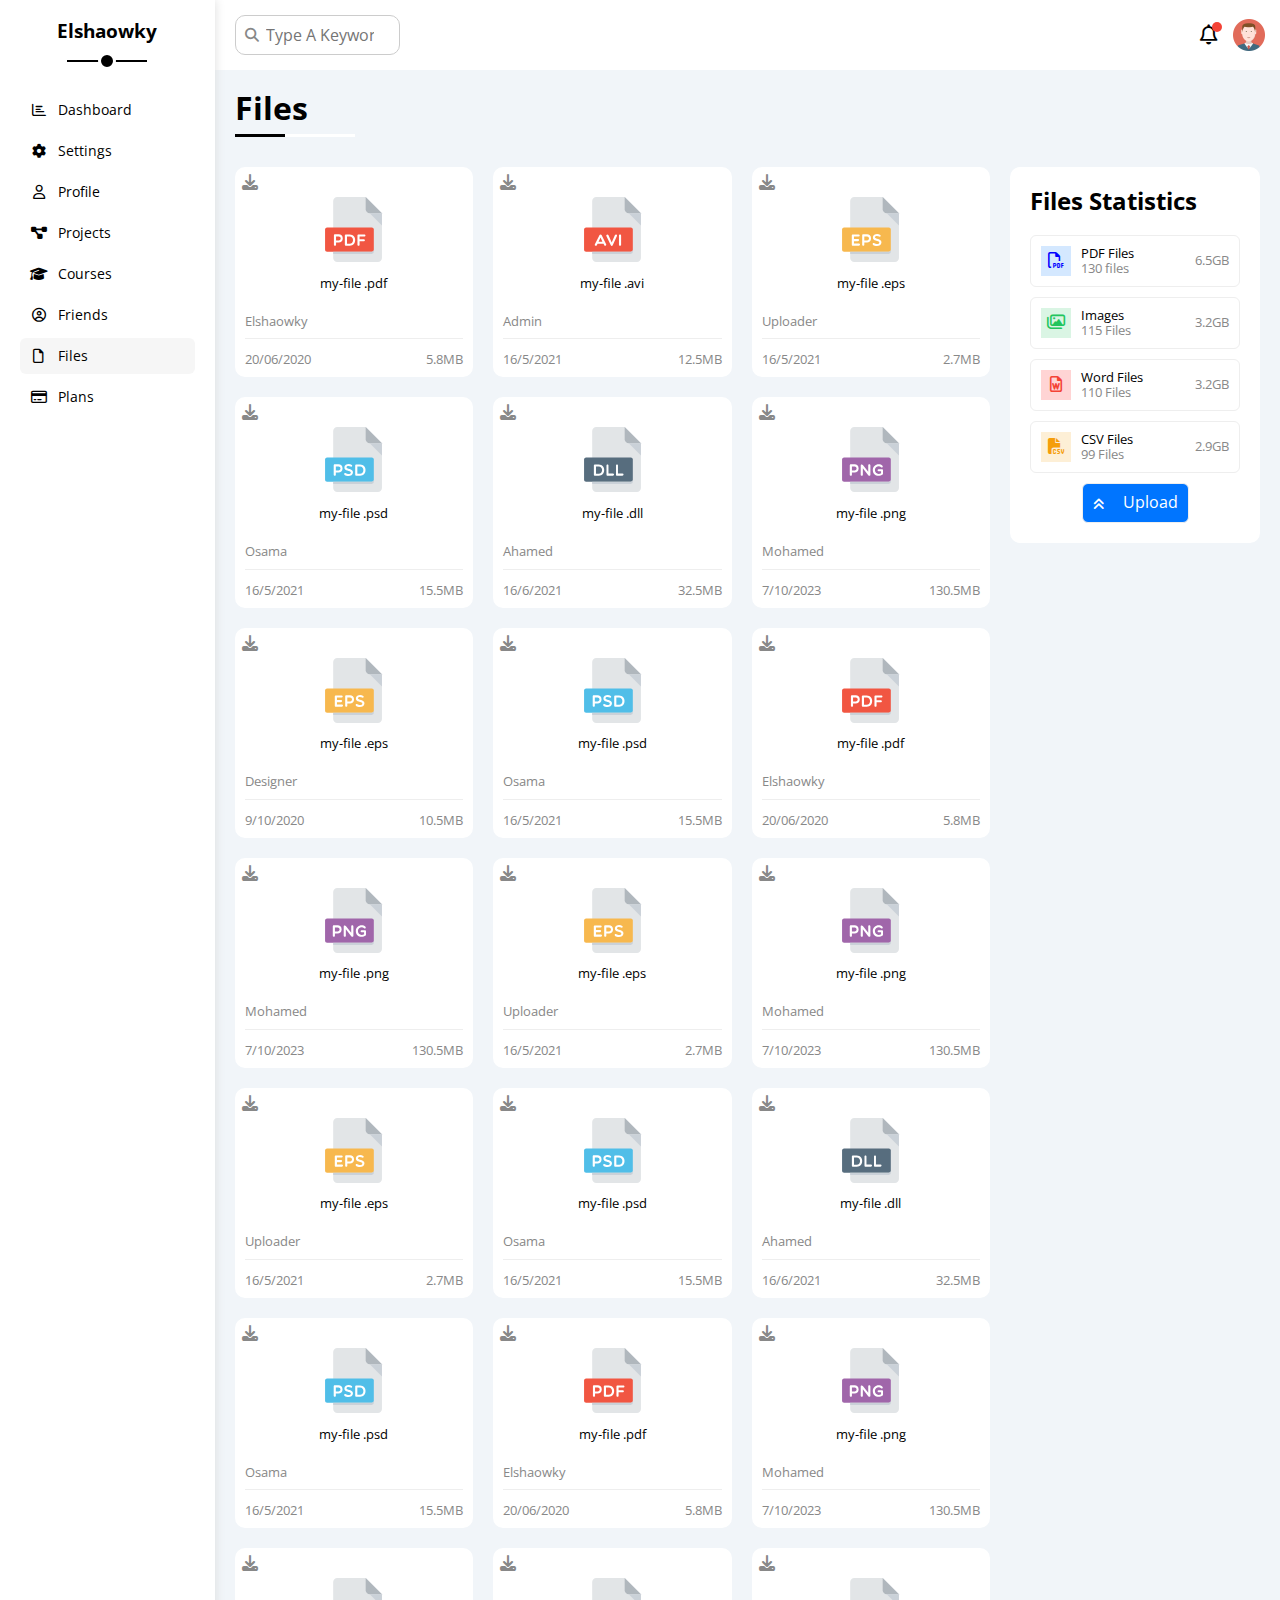
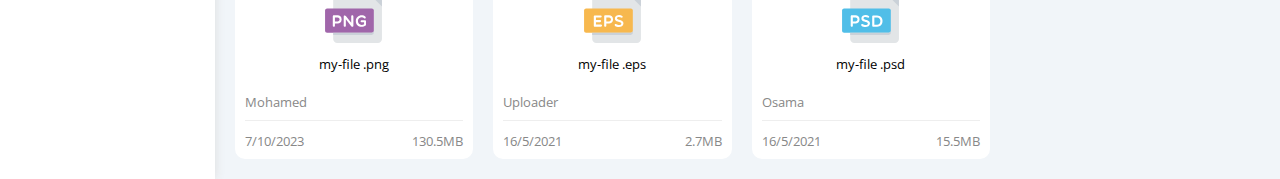
<file: html/files.html>
<!DOCTYPE html>
<html lang="en">
  <head>
    <meta charset="UTF-8" />
    <meta name="viewport" content="width=device-width, initial-scale=1.0" />
    <title>Files</title>
    <link rel="stylesheet" href="../css/all.min.css" />
    <link rel="stylesheet" href="../css/normalize.css" />
    <link rel="stylesheet" href="../css/framework.css" />
    <link rel="stylesheet" href="../css/master.css" />
    <!-- Google fonts -->
    <link rel="preconnect" href="https://fonts.googleapis.com" />
    <link rel="preconnect" href="https://fonts.gstatic.com" crossorigin />
    <link
      href="https://fonts.googleapis.com/css2?family=Open+Sans:wght@400;500;600;700;800&display=swap"
      rel="stylesheet"
    />
  </head>
  <body>
    <div class="page d-flex">
      <div class="sidebar bg-white p-20 p-relative">
        <h3 class="p-relative txt-c mt-0">Elshaowky</h3>
        <ul>
          <li>
            <a
              class="d-flex align-center fs-14 c-black rad-6 p-10"
              href="../index.html"
            >
              <i class="fa-regular fa-chart-bar fa-fw"></i>
              <span class="hide-mobile">Dashboard</span>
            </a>
          </li>
          <li>
            <a
              class="d-flex align-center fs-14 c-black rad-6 p-10"
              href="settings.html"
            >
              <i class="fa-solid fa-gear fa-fw"></i>
              <span>Settings</span>
            </a>
          </li>
          <li>
            <a
              class="d-flex align-center fs-14 c-black rad-6 p-10"
              href="profile.html"
            >
              <i class="fa-regular fa-user fa-fw"></i>
              <span>Profile</span>
            </a>
          </li>
          <li>
            <a
              class="d-flex align-center fs-14 c-black rad-6 p-10"
              href="projects.html"
            >
              <i class="fa-solid fa-diagram-project fa-fw"></i>
              <span>Projects</span>
            </a>
          </li>
          <li>
            <a
              class="d-flex align-center fs-14 c-black rad-6 p-10"
              href="courses.html"
            >
              <i class="fa-solid fa-graduation-cap fa-fw"></i>
              <span>Courses</span>
            </a>
          </li>
          <li>
            <a
              class="d-flex align-center fs-14 c-black rad-6 p-10"
              href="friends.html"
            >
              <i class="fa-regular fa-circle-user fa-fw"></i>
              <span>Friends</span>
            </a>
          </li>
          <li>
            <a
              class="active d-flex align-center fs-14 c-black rad-6 p-10"
              href="files.html"
            >
              <i class="fa-regular fa-file fa-fw"></i>
              <span>Files</span>
            </a>
          </li>
          <li>
            <a
              class="d-flex align-center fs-14 c-black rad-6 p-10"
              href="plans.html"
            >
              <i class="fa-regular fa-credit-card fa-fw"></i>
              <span>Plans</span>
            </a>
          </li>
        </ul>
      </div>
      <div class="content w-full">
        <!-- Start Head -->
        <div class="head bg-white p-15 between-flex">
          <div class="search p-relative">
            <input class="p-10" type="search" placeholder="Type A Keyword" />
          </div>
          <div class="icons d-flex align-center">
            <span class="p-relative notification">
              <i class="fa-regular fa-bell fa-lg"></i>
            </span>
            <img src="../photes/avatar.png" alt="" />
          </div>
        </div>
        <!-- End Head -->
        <h1 class="p-relative">Files</h1>
        <div class="files-page d-flex m-20">
          <div class="files-stats rad-10 bg-white p-20 d-flex">
            <h2 class="mt-0">Files Statistics</h2>
            <div class="d-flex rad-6 align-center p-10 mb-10 fs-13">
              <i
                class="fa-regular fa-file-pdf fa-lg blue mr-10 center-flex c-blue icon"
              ></i>
              <div class="info">
                <span class="d-block">PDF Files</span>
                <span class="c-grey">130 files</span>
              </div>
              <div class="size c-grey">6.5GB</div>
            </div>
            <div class="d-flex rad-6 align-center p-10 mb-10 fs-13">
              <i
                class="fa-regular fa-images fa-lg green mr-10 center-flex c-green icon"
              ></i>
              <div class="info">
                <span class="d-block">Images</span>
                <span class="c-grey">115 Files</span>
              </div>
              <div class="size c-grey">3.2GB</div>
            </div>
            <div class="d-flex rad-6 align-center p-10 mb-10 fs-13">
              <i
                class="fa-regular fa-file-word fa-lg red mr-10 center-flex c-red icon"
              ></i>
              <div class="info">
                <span class="d-block">Word Files</span>
                <span class="c-grey">110 Files</span>
              </div>
              <div class="size c-grey">3.2GB</div>
            </div>
            <div class="d-flex rad-6 align-center p-10 mb-10 fs-13">
              <i
                class="fa-solid fa-file-csv fa-lg orange mr-10 center-flex c-orange icon"
              ></i>
              <div class="info">
                <span class="d-block">CSV Files</span>
                <span class="c-grey">99 Files</span>
              </div>
              <div class="size c-grey">2.9GB</div>
            </div>
            <div class="upload btn-shape bg-blue c-white align-center d-flex">
              <i class="fa-solid fa-angles-up fs-13"></i>
              Upload
            </div>
          </div>
          <div class="files d-grid">
            <div class="file bg-white rad-10 p-10 p-relative">
              <i class="fa-solid fa-download c-grey p-absolute"></i>
              <div class="icon mt-20 pb-10">
                <img src="../photes/pdf.svg" alt="" />
              </div>
              <div class="title fs-13 pb-10">
                <span>my-file</span>
                <span class="kind">.pdf</span>
              </div>
              <p class="c-grey fs-13 bb1-eee pb-10">Elshaowky</p>
              <div class="info c-grey between-flex fs-13">
                <div class="date">20/06/2020</div>
                <div class="size">5.8MB</div>
              </div>
            </div>
            <div class="file bg-white rad-10 p-10 p-relative">
              <i class="fa-solid fa-download c-grey p-absolute"></i>
              <div class="icon mt-20 pb-10">
                <img src="../photes/avi.svg" alt="" />
              </div>
              <div class="title fs-13 pb-10">
                <span>my-file</span>
                <span class="kind">.avi</span>
              </div>
              <p class="c-grey fs-13 bb1-eee pb-10">Admin</p>
              <div class="info c-grey between-flex fs-13">
                <div class="date">16/5/2021</div>
                <div class="size">12.5MB</div>
              </div>
            </div>
            <div class="file bg-white rad-10 p-10 p-relative">
              <i class="fa-solid fa-download c-grey p-absolute"></i>
              <div class="icon mt-20 pb-10">
                <img src="../photes/eps.svg" alt="" />
              </div>
              <div class="title fs-13 pb-10">
                <span>my-file</span>
                <span class="kind">.eps</span>
              </div>
              <p class="c-grey fs-13 bb1-eee pb-10">Uploader</p>
              <div class="info c-grey between-flex fs-13">
                <div class="date">16/5/2021</div>
                <div class="size">2.7MB</div>
              </div>
            </div>
            <div class="file bg-white rad-10 p-10 p-relative">
              <i class="fa-solid fa-download c-grey p-absolute"></i>
              <div class="icon mt-20 pb-10">
                <img src="../photes/psd.svg" alt="" />
              </div>
              <div class="title fs-13 pb-10">
                <span>my-file</span>
                <span class="kind">.psd</span>
              </div>
              <p class="c-grey fs-13 bb1-eee pb-10">Osama</p>
              <div class="info c-grey between-flex fs-13">
                <div class="date">16/5/2021</div>
                <div class="size">15.5MB</div>
              </div>
            </div>
            <div class="file bg-white rad-10 p-10 p-relative">
              <i class="fa-solid fa-download c-grey p-absolute"></i>
              <div class="icon mt-20 pb-10">
                <img src="../photes/dll.svg" alt="" />
              </div>
              <div class="title fs-13 pb-10">
                <span>my-file</span>
                <span class="kind">.dll</span>
              </div>
              <p class="c-grey fs-13 bb1-eee pb-10">Ahamed</p>
              <div class="info c-grey between-flex fs-13">
                <div class="date">16/6/2021</div>
                <div class="size">32.5MB</div>
              </div>
            </div>
            <div class="file bg-white rad-10 p-10 p-relative">
              <i class="fa-solid fa-download c-grey p-absolute"></i>
              <div class="icon mt-20 pb-10">
                <img src="../photes/png.svg" alt="" />
              </div>
              <div class="title fs-13 pb-10">
                <span>my-file</span>
                <span class="kind">.png</span>
              </div>
              <p class="c-grey fs-13 bb1-eee pb-10">Mohamed</p>
              <div class="info c-grey between-flex fs-13">
                <div class="date">7/10/2023</div>
                <div class="size">130.5MB</div>
              </div>
            </div>
            <div class="file bg-white rad-10 p-10 p-relative">
              <i class="fa-solid fa-download c-grey p-absolute"></i>
              <div class="icon mt-20 pb-10">
                <img src="../photes/eps.svg" alt="" />
              </div>
              <div class="title fs-13 pb-10">
                <span>my-file</span>
                <span class="kind">.eps</span>
              </div>
              <p class="c-grey fs-13 bb1-eee pb-10">Designer</p>
              <div class="info c-grey between-flex fs-13">
                <div class="date">9/10/2020</div>
                <div class="size">10.5MB</div>
              </div>
            </div>
            <div class="file bg-white rad-10 p-10 p-relative">
              <i class="fa-solid fa-download c-grey p-absolute"></i>
              <div class="icon mt-20 pb-10">
                <img src="../photes/psd.svg" alt="" />
              </div>
              <div class="title fs-13 pb-10">
                <span>my-file</span>
                <span class="kind">.psd</span>
              </div>
              <p class="c-grey fs-13 bb1-eee pb-10">Osama</p>
              <div class="info c-grey between-flex fs-13">
                <div class="date">16/5/2021</div>
                <div class="size">15.5MB</div>
              </div>
            </div>
            <div class="file bg-white rad-10 p-10 p-relative">
              <i class="fa-solid fa-download c-grey p-absolute"></i>
              <div class="icon mt-20 pb-10">
                <img src="../photes/pdf.svg" alt="" />
              </div>
              <div class="title fs-13 pb-10">
                <span>my-file</span>
                <span class="kind">.pdf</span>
              </div>
              <p class="c-grey fs-13 bb1-eee pb-10">Elshaowky</p>
              <div class="info c-grey between-flex fs-13">
                <div class="date">20/06/2020</div>
                <div class="size">5.8MB</div>
              </div>
            </div>
            <div class="file bg-white rad-10 p-10 p-relative">
              <i class="fa-solid fa-download c-grey p-absolute"></i>
              <div class="icon mt-20 pb-10">
                <img src="../photes/png.svg" alt="" />
              </div>
              <div class="title fs-13 pb-10">
                <span>my-file</span>
                <span class="kind">.png</span>
              </div>
              <p class="c-grey fs-13 bb1-eee pb-10">Mohamed</p>
              <div class="info c-grey between-flex fs-13">
                <div class="date">7/10/2023</div>
                <div class="size">130.5MB</div>
              </div>
            </div>
            <div class="file bg-white rad-10 p-10 p-relative">
              <i class="fa-solid fa-download c-grey p-absolute"></i>
              <div class="icon mt-20 pb-10">
                <img src="../photes/eps.svg" alt="" />
              </div>
              <div class="title fs-13 pb-10">
                <span>my-file</span>
                <span class="kind">.eps</span>
              </div>
              <p class="c-grey fs-13 bb1-eee pb-10">Uploader</p>
              <div class="info c-grey between-flex fs-13">
                <div class="date">16/5/2021</div>
                <div class="size">2.7MB</div>
              </div>
            </div>
            <div class="file bg-white rad-10 p-10 p-relative">
              <i class="fa-solid fa-download c-grey p-absolute"></i>
              <div class="icon mt-20 pb-10">
                <img src="../photes/png.svg" alt="" />
              </div>
              <div class="title fs-13 pb-10">
                <span>my-file</span>
                <span class="kind">.png</span>
              </div>
              <p class="c-grey fs-13 bb1-eee pb-10">Mohamed</p>
              <div class="info c-grey between-flex fs-13">
                <div class="date">7/10/2023</div>
                <div class="size">130.5MB</div>
              </div>
            </div>
            <div class="file bg-white rad-10 p-10 p-relative">
              <i class="fa-solid fa-download c-grey p-absolute"></i>
              <div class="icon mt-20 pb-10">
                <img src="../photes/eps.svg" alt="" />
              </div>
              <div class="title fs-13 pb-10">
                <span>my-file</span>
                <span class="kind">.eps</span>
              </div>
              <p class="c-grey fs-13 bb1-eee pb-10">Uploader</p>
              <div class="info c-grey between-flex fs-13">
                <div class="date">16/5/2021</div>
                <div class="size">2.7MB</div>
              </div>
            </div>
            <div class="file bg-white rad-10 p-10 p-relative">
              <i class="fa-solid fa-download c-grey p-absolute"></i>
              <div class="icon mt-20 pb-10">
                <img src="../photes/psd.svg" alt="" />
              </div>
              <div class="title fs-13 pb-10">
                <span>my-file</span>
                <span class="kind">.psd</span>
              </div>
              <p class="c-grey fs-13 bb1-eee pb-10">Osama</p>
              <div class="info c-grey between-flex fs-13">
                <div class="date">16/5/2021</div>
                <div class="size">15.5MB</div>
              </div>
            </div>
            <div class="file bg-white rad-10 p-10 p-relative">
              <i class="fa-solid fa-download c-grey p-absolute"></i>
              <div class="icon mt-20 pb-10">
                <img src="../photes/dll.svg" alt="" />
              </div>
              <div class="title fs-13 pb-10">
                <span>my-file</span>
                <span class="kind">.dll</span>
              </div>
              <p class="c-grey fs-13 bb1-eee pb-10">Ahamed</p>
              <div class="info c-grey between-flex fs-13">
                <div class="date">16/6/2021</div>
                <div class="size">32.5MB</div>
              </div>
            </div>
            <div class="file bg-white rad-10 p-10 p-relative">
              <i class="fa-solid fa-download c-grey p-absolute"></i>
              <div class="icon mt-20 pb-10">
                <img src="../photes/psd.svg" alt="" />
              </div>
              <div class="title fs-13 pb-10">
                <span>my-file</span>
                <span class="kind">.psd</span>
              </div>
              <p class="c-grey fs-13 bb1-eee pb-10">Osama</p>
              <div class="info c-grey between-flex fs-13">
                <div class="date">16/5/2021</div>
                <div class="size">15.5MB</div>
              </div>
            </div>
            <div class="file bg-white rad-10 p-10 p-relative">
              <i class="fa-solid fa-download c-grey p-absolute"></i>
              <div class="icon mt-20 pb-10">
                <img src="../photes/pdf.svg" alt="" />
              </div>
              <div class="title fs-13 pb-10">
                <span>my-file</span>
                <span class="kind">.pdf</span>
              </div>
              <p class="c-grey fs-13 bb1-eee pb-10">Elshaowky</p>
              <div class="info c-grey between-flex fs-13">
                <div class="date">20/06/2020</div>
                <div class="size">5.8MB</div>
              </div>
            </div>
            <div class="file bg-white rad-10 p-10 p-relative">
              <i class="fa-solid fa-download c-grey p-absolute"></i>
              <div class="icon mt-20 pb-10">
                <img src="../photes/png.svg" alt="" />
              </div>
              <div class="title fs-13 pb-10">
                <span>my-file</span>
                <span class="kind">.png</span>
              </div>
              <p class="c-grey fs-13 bb1-eee pb-10">Mohamed</p>
              <div class="info c-grey between-flex fs-13">
                <div class="date">7/10/2023</div>
                <div class="size">130.5MB</div>
              </div>
            </div>
            <div class="file bg-white rad-10 p-10 p-relative">
              <i class="fa-solid fa-download c-grey p-absolute"></i>
              <div class="icon mt-20 pb-10">
                <img src="../photes/png.svg" alt="" />
              </div>
              <div class="title fs-13 pb-10">
                <span>my-file</span>
                <span class="kind">.png</span>
              </div>
              <p class="c-grey fs-13 bb1-eee pb-10">Mohamed</p>
              <div class="info c-grey between-flex fs-13">
                <div class="date">7/10/2023</div>
                <div class="size">130.5MB</div>
              </div>
            </div>
            <div class="file bg-white rad-10 p-10 p-relative">
              <i class="fa-solid fa-download c-grey p-absolute"></i>
              <div class="icon mt-20 pb-10">
                <img src="../photes/eps.svg" alt="" />
              </div>
              <div class="title fs-13 pb-10">
                <span>my-file</span>
                <span class="kind">.eps</span>
              </div>
              <p class="c-grey fs-13 bb1-eee pb-10">Uploader</p>
              <div class="info c-grey between-flex fs-13">
                <div class="date">16/5/2021</div>
                <div class="size">2.7MB</div>
              </div>
            </div>
            <div class="file bg-white rad-10 p-10 p-relative">
              <i class="fa-solid fa-download c-grey p-absolute"></i>
              <div class="icon mt-20 pb-10">
                <img src="../photes/psd.svg" alt="" />
              </div>
              <div class="title fs-13 pb-10">
                <span>my-file</span>
                <span class="kind">.psd</span>
              </div>
              <p class="c-grey fs-13 bb1-eee pb-10">Osama</p>
              <div class="info c-grey between-flex fs-13">
                <div class="date">16/5/2021</div>
                <div class="size">15.5MB</div>
              </div>
            </div>
          </div>
        </div>
      </div>
    </div>
  </body>
</html>
</file>
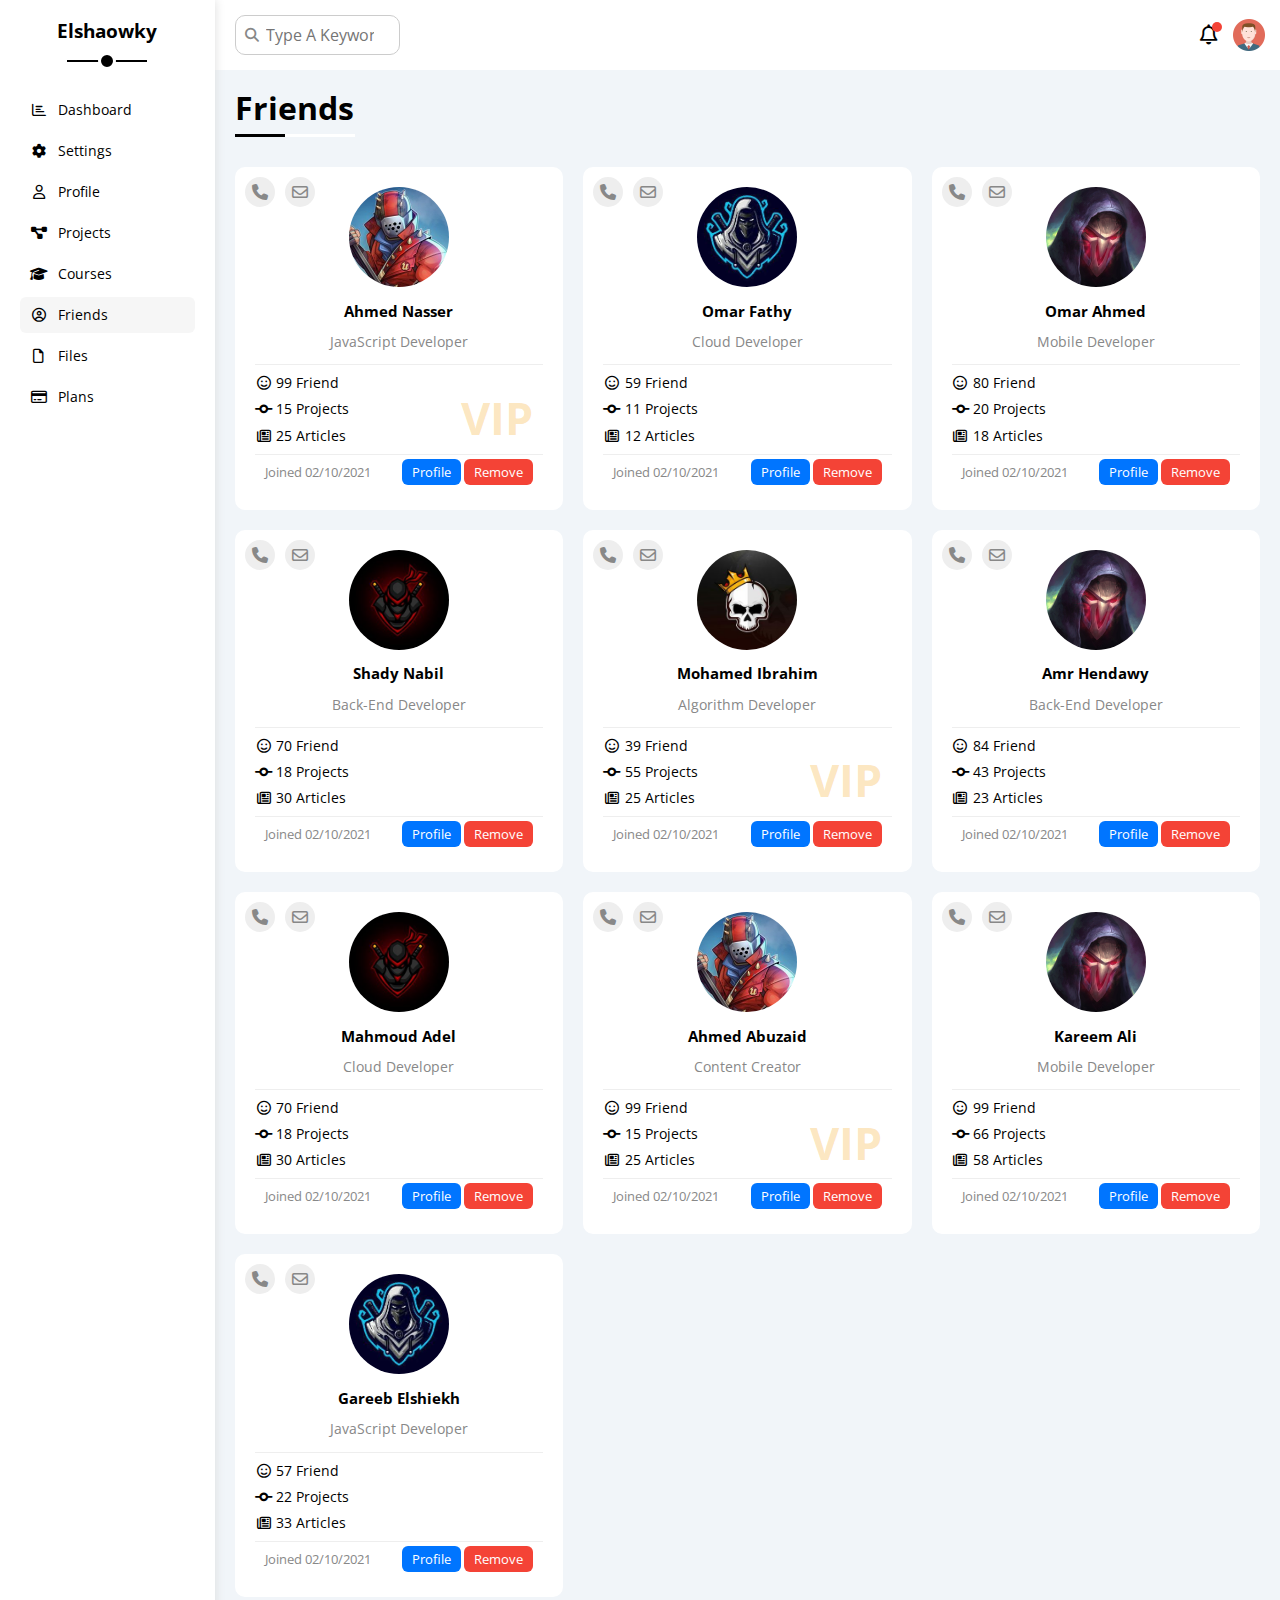
<file: html/friends.html>
<!DOCTYPE html>
<html lang="en">
  <head>
    <meta charset="UTF-8" />
    <meta name="viewport" content="width=device-width, initial-scale=1.0" />
    <title>Friends</title>
    <link rel="stylesheet" href="../css/all.min.css" />
    <link rel="stylesheet" href="../css/normalize.css" />
    <link rel="stylesheet" href="../css/framework.css" />
    <link rel="stylesheet" href="../css/master.css" />
    <!-- Google fonts -->
    <link rel="preconnect" href="https://fonts.googleapis.com" />
    <link rel="preconnect" href="https://fonts.gstatic.com" crossorigin />
    <link
      href="https://fonts.googleapis.com/css2?family=Open+Sans:wght@400;500;600;700;800&display=swap"
      rel="stylesheet"
    />
  </head>
  <body>
    <div class="page d-flex">
      <div class="sidebar bg-white p-20 p-relative">
        <h3 class="p-relative txt-c mt-0">Elshaowky</h3>
        <ul>
          <li>
            <a
              class="d-flex align-center fs-14 c-black rad-6 p-10"
              href="../index.html"
            >
              <i class="fa-regular fa-chart-bar fa-fw"></i>
              <span class="hide-mobile">Dashboard</span>
            </a>
          </li>
          <li>
            <a
              class="d-flex align-center fs-14 c-black rad-6 p-10"
              href="settings.html"
            >
              <i class="fa-solid fa-gear fa-fw"></i>
              <span>Settings</span>
            </a>
          </li>
          <li>
            <a
              class="d-flex align-center fs-14 c-black rad-6 p-10"
              href="profile.html"
            >
              <i class="fa-regular fa-user fa-fw"></i>
              <span>Profile</span>
            </a>
          </li>
          <li>
            <a
              class="d-flex align-center fs-14 c-black rad-6 p-10"
              href="projects.html"
            >
              <i class="fa-solid fa-diagram-project fa-fw"></i>
              <span>Projects</span>
            </a>
          </li>
          <li>
            <a
              class="d-flex align-center fs-14 c-black rad-6 p-10"
              href="courses.html"
            >
              <i class="fa-solid fa-graduation-cap fa-fw"></i>
              <span>Courses</span>
            </a>
          </li>
          <li>
            <a
              class="active d-flex align-center fs-14 c-black rad-6 p-10"
              href="friends.html"
            >
              <i class="fa-regular fa-circle-user fa-fw"></i>
              <span>Friends</span>
            </a>
          </li>
          <li>
            <a
              class="d-flex align-center fs-14 c-black rad-6 p-10"
              href="files.html"
            >
              <i class="fa-regular fa-file fa-fw"></i>
              <span>Files</span>
            </a>
          </li>
          <li>
            <a
              class="d-flex align-center fs-14 c-black rad-6 p-10"
              href="plans.html"
            >
              <i class="fa-regular fa-credit-card fa-fw"></i>
              <span>Plans</span>
            </a>
          </li>
        </ul>
      </div>
      <div class="content w-full">
        <!-- Start Head -->
        <div class="head bg-white p-15 between-flex">
          <div class="search p-relative">
            <input class="p-10" type="search" placeholder="Type A Keyword" />
          </div>
          <div class="icons d-flex align-center">
            <span class="p-relative notification">
              <i class="fa-regular fa-bell fa-lg"></i>
            </span>
            <img src="../photes/avatar.png" alt="" />
          </div>
        </div>
        <!-- End Head -->
        <h1 class="p-relative">Friends</h1>
        <div class="friends d-grid m-20">
          <div class="friend p-20 rad-10 bg-white p-relative">
            <div class="content p-absolute">
              <i class="fa-solid fa-phone"></i>
              <i class="fa-regular fa-envelope"></i>
            </div>
            <div class="avatar txt-c bb1-eee">
              <img src="../photes/friend-01.jpg" alt="" />
              <h2 class="fs-15">Ahmed Nasser</h2>
              <p class="c-grey fs-14">JavaScript Developer</p>
            </div>
            <div class="icons fs-14 p-relative bb1-eee pt-10 pb-10">
              <div class="mb-10">
                <i class="fa-regular fa-face-smile fa-fw"></i>
                <span>99 Friend</span>
              </div>
              <div class="mb-10">
                <i class="fa-solid fa-code-commit fa-fw"></i>
                <span>15 Projects</span>
              </div>
              <div>
                <i class="fa-regular fa-newspaper fa-fw"></i>
                <span>25 Articles</span>
              </div>
              <span class="vip fw-bold p-absolute">VIP</span>
            </div>
            <div class="info between-flex fs-13 p-10">
              <div class="c-grey">Joined 02/10/2021</div>
              <div>
                <a href="profile.html" class="btn-shape bg-blue c-white fs-13"
                  >Profile</a
                >
                <a href="#" class="btn-shape bg-red c-white fs-13">Remove</a>
              </div>
            </div>
          </div>
          <div class="friend p-20 rad-10 bg-white p-relative">
            <div class="content p-absolute">
              <i class="fa-solid fa-phone"></i>
              <i class="fa-regular fa-envelope"></i>
            </div>
            <div class="avatar txt-c bb1-eee">
              <img src="../photes/friend-02.jpg" alt="" />
              <h2 class="fs-15">Omar Fathy</h2>
              <p class="c-grey fs-14">Cloud Developer</p>
            </div>
            <div class="icons fs-14 p-relative bb1-eee pt-10 pb-10">
              <div class="mb-10">
                <i class="fa-regular fa-face-smile fa-fw"></i>
                <span>59 Friend</span>
              </div>
              <div class="mb-10">
                <i class="fa-solid fa-code-commit fa-fw"></i>
                <span>11 Projects</span>
              </div>
              <div>
                <i class="fa-regular fa-newspaper fa-fw"></i>
                <span>12 Articles</span>
              </div>
            </div>
            <div class="info between-flex fs-13 p-10">
              <div class="c-grey">Joined 02/10/2021</div>
              <div>
                <a href="profile.html" class="btn-shape bg-blue c-white fs-13"
                  >Profile</a
                >
                <a href="#" class="btn-shape bg-red c-white fs-13">Remove</a>
              </div>
            </div>
          </div>
          <div class="friend p-20 rad-10 bg-white p-relative">
            <div class="content p-absolute">
              <i class="fa-solid fa-phone"></i>
              <i class="fa-regular fa-envelope"></i>
            </div>
            <div class="avatar txt-c bb1-eee">
              <img src="../photes/friend-03.jpg" alt="" />
              <h2 class="fs-15">Omar Ahmed</h2>
              <p class="c-grey fs-14">Mobile Developer</p>
            </div>
            <div class="icons fs-14 p-relative bb1-eee pt-10 pb-10">
              <div class="mb-10">
                <i class="fa-regular fa-face-smile fa-fw"></i>
                <span>80 Friend</span>
              </div>
              <div class="mb-10">
                <i class="fa-solid fa-code-commit fa-fw"></i>
                <span>20 Projects</span>
              </div>
              <div>
                <i class="fa-regular fa-newspaper fa-fw"></i>
                <span>18 Articles</span>
              </div>
            </div>
            <div class="info between-flex fs-13 p-10">
              <div class="c-grey">Joined 02/10/2021</div>
              <div>
                <a href="profile.html" class="btn-shape bg-blue c-white fs-13"
                  >Profile</a
                >
                <a href="#" class="btn-shape bg-red c-white fs-13">Remove</a>
              </div>
            </div>
          </div>
          <div class="friend p-20 rad-10 bg-white p-relative">
            <div class="content p-absolute">
              <i class="fa-solid fa-phone"></i>
              <i class="fa-regular fa-envelope"></i>
            </div>
            <div class="avatar txt-c bb1-eee">
              <img src="../photes/friend-04.jpg" alt="" />
              <h2 class="fs-15">Shady Nabil</h2>
              <p class="c-grey fs-14">Back-End Developer</p>
            </div>
            <div class="icons fs-14 p-relative bb1-eee pt-10 pb-10">
              <div class="mb-10">
                <i class="fa-regular fa-face-smile fa-fw"></i>
                <span>70 Friend</span>
              </div>
              <div class="mb-10">
                <i class="fa-solid fa-code-commit fa-fw"></i>
                <span>18 Projects</span>
              </div>
              <div>
                <i class="fa-regular fa-newspaper fa-fw"></i>
                <span>30 Articles</span>
              </div>
            </div>
            <div class="info between-flex fs-13 p-10">
              <div class="c-grey">Joined 02/10/2021</div>
              <div>
                <a href="profile.html" class="btn-shape bg-blue c-white fs-13"
                  >Profile</a
                >
                <a href="#" class="btn-shape bg-red c-white fs-13">Remove</a>
              </div>
            </div>
          </div>
          <div class="friend p-20 rad-10 bg-white p-relative">
            <div class="content p-absolute">
              <i class="fa-solid fa-phone"></i>
              <i class="fa-regular fa-envelope"></i>
            </div>
            <div class="avatar txt-c bb1-eee">
              <img src="../photes/friend-05.jpg" alt="" />
              <h2 class="fs-15">Mohamed Ibrahim</h2>
              <p class="c-grey fs-14">Algorithm Developer</p>
            </div>
            <div class="icons fs-14 p-relative bb1-eee pt-10 pb-10">
              <div class="mb-10">
                <i class="fa-regular fa-face-smile fa-fw"></i>
                <span>39 Friend</span>
              </div>
              <div class="mb-10">
                <i class="fa-solid fa-code-commit fa-fw"></i>
                <span>55 Projects</span>
              </div>
              <div>
                <i class="fa-regular fa-newspaper fa-fw"></i>
                <span>25 Articles</span>
              </div>
              <span class="vip fw-bold p-absolute">VIP</span>
            </div>
            <div class="info between-flex fs-13 p-10">
              <div class="c-grey">Joined 02/10/2021</div>
              <div>
                <a href="profile.html" class="btn-shape bg-blue c-white fs-13"
                  >Profile</a
                >
                <a href="#" class="btn-shape bg-red c-white fs-13">Remove</a>
              </div>
            </div>
          </div>
          <div class="friend p-20 rad-10 bg-white p-relative">
            <div class="content p-absolute">
              <i class="fa-solid fa-phone"></i>
              <i class="fa-regular fa-envelope"></i>
            </div>
            <div class="avatar txt-c bb1-eee">
              <img src="../photes/friend-03.jpg" alt="" />
              <h2 class="fs-15">Amr Hendawy</h2>
              <p class="c-grey fs-14">Back-End Developer</p>
            </div>
            <div class="icons fs-14 p-relative bb1-eee pt-10 pb-10">
              <div class="mb-10">
                <i class="fa-regular fa-face-smile fa-fw"></i>
                <span>84 Friend</span>
              </div>
              <div class="mb-10">
                <i class="fa-solid fa-code-commit fa-fw"></i>
                <span>43 Projects</span>
              </div>
              <div>
                <i class="fa-regular fa-newspaper fa-fw"></i>
                <span>23 Articles</span>
              </div>
            </div>
            <div class="info between-flex fs-13 p-10">
              <div class="c-grey">Joined 02/10/2021</div>
              <div>
                <a href="profile.html" class="btn-shape bg-blue c-white fs-13"
                  >Profile</a
                >
                <a href="#" class="btn-shape bg-red c-white fs-13">Remove</a>
              </div>
            </div>
          </div>
          <div class="friend p-20 rad-10 bg-white p-relative">
            <div class="content p-absolute">
              <i class="fa-solid fa-phone"></i>
              <i class="fa-regular fa-envelope"></i>
            </div>
            <div class="avatar txt-c bb1-eee">
              <img src="../photes/friend-04.jpg" alt="" />
              <h2 class="fs-15">Mahmoud Adel</h2>
              <p class="c-grey fs-14">Cloud Developer</p>
            </div>
            <div class="icons fs-14 p-relative bb1-eee pt-10 pb-10">
              <div class="mb-10">
                <i class="fa-regular fa-face-smile fa-fw"></i>
                <span>70 Friend</span>
              </div>
              <div class="mb-10">
                <i class="fa-solid fa-code-commit fa-fw"></i>
                <span>18 Projects</span>
              </div>
              <div>
                <i class="fa-regular fa-newspaper fa-fw"></i>
                <span>30 Articles</span>
              </div>
            </div>
            <div class="info between-flex fs-13 p-10">
              <div class="c-grey">Joined 02/10/2021</div>
              <div>
                <a href="profile.html" class="btn-shape bg-blue c-white fs-13"
                  >Profile</a
                >
                <a href="#" class="btn-shape bg-red c-white fs-13">Remove</a>
              </div>
            </div>
          </div>
          <div class="friend p-20 rad-10 bg-white p-relative">
            <div class="content p-absolute">
              <i class="fa-solid fa-phone"></i>
              <i class="fa-regular fa-envelope"></i>
            </div>
            <div class="avatar txt-c bb1-eee">
              <img src="../photes/friend-01.jpg" alt="" />
              <h2 class="fs-15">Ahmed Abuzaid</h2>
              <p class="c-grey fs-14">Content Creator</p>
            </div>
            <div class="icons fs-14 p-relative bb1-eee pt-10 pb-10">
              <div class="mb-10">
                <i class="fa-regular fa-face-smile fa-fw"></i>
                <span>99 Friend</span>
              </div>
              <div class="mb-10">
                <i class="fa-solid fa-code-commit fa-fw"></i>
                <span>15 Projects</span>
              </div>
              <div>
                <i class="fa-regular fa-newspaper fa-fw"></i>
                <span>25 Articles</span>
              </div>
              <span class="vip fw-bold p-absolute">VIP</span>
            </div>
            <div class="info between-flex fs-13 p-10">
              <div class="c-grey">Joined 02/10/2021</div>
              <div>
                <a href="profile.html" class="btn-shape bg-blue c-white fs-13"
                  >Profile</a
                >
                <a href="#" class="btn-shape bg-red c-white fs-13">Remove</a>
              </div>
            </div>
          </div>
          <div class="friend p-20 rad-10 bg-white p-relative">
            <div class="content p-absolute">
              <i class="fa-solid fa-phone"></i>
              <i class="fa-regular fa-envelope"></i>
            </div>
            <div class="avatar txt-c bb1-eee">
              <img src="../photes/friend-03.jpg" alt="" />
              <h2 class="fs-15">Kareem Ali</h2>
              <p class="c-grey fs-14">Mobile Developer</p>
            </div>
            <div class="icons fs-14 p-relative bb1-eee pt-10 pb-10">
              <div class="mb-10">
                <i class="fa-regular fa-face-smile fa-fw"></i>
                <span>99 Friend</span>
              </div>
              <div class="mb-10">
                <i class="fa-solid fa-code-commit fa-fw"></i>
                <span>66 Projects</span>
              </div>
              <div>
                <i class="fa-regular fa-newspaper fa-fw"></i>
                <span>58 Articles</span>
              </div>
            </div>
            <div class="info between-flex fs-13 p-10">
              <div class="c-grey">Joined 02/10/2021</div>
              <div>
                <a href="profile.html" class="btn-shape bg-blue c-white fs-13"
                  >Profile</a
                >
                <a href="#" class="btn-shape bg-red c-white fs-13">Remove</a>
              </div>
            </div>
          </div>
          <div class="friend p-20 rad-10 bg-white p-relative">
            <div class="content p-absolute">
              <i class="fa-solid fa-phone"></i>
              <i class="fa-regular fa-envelope"></i>
            </div>
            <div class="avatar txt-c bb1-eee">
              <img src="../photes/friend-02.jpg" alt="" />
              <h2 class="fs-15">Gareeb Elshiekh</h2>
              <p class="c-grey fs-14">JavaScript Developer</p>
            </div>
            <div class="icons fs-14 p-relative bb1-eee pt-10 pb-10">
              <div class="mb-10">
                <i class="fa-regular fa-face-smile fa-fw"></i>
                <span>57 Friend</span>
              </div>
              <div class="mb-10">
                <i class="fa-solid fa-code-commit fa-fw"></i>
                <span>22 Projects</span>
              </div>
              <div>
                <i class="fa-regular fa-newspaper fa-fw"></i>
                <span>33 Articles</span>
              </div>
            </div>
            <div class="info between-flex fs-13 p-10">
              <div class="c-grey">Joined 02/10/2021</div>
              <div>
                <a href="profile.html" class="btn-shape bg-blue c-white fs-13"
                  >Profile</a
                >
                <a href="#" class="btn-shape bg-red c-white fs-13">Remove</a>
              </div>
            </div>
          </div>
        </div>
      </div>
    </div>
  </body>
</html>
</file>
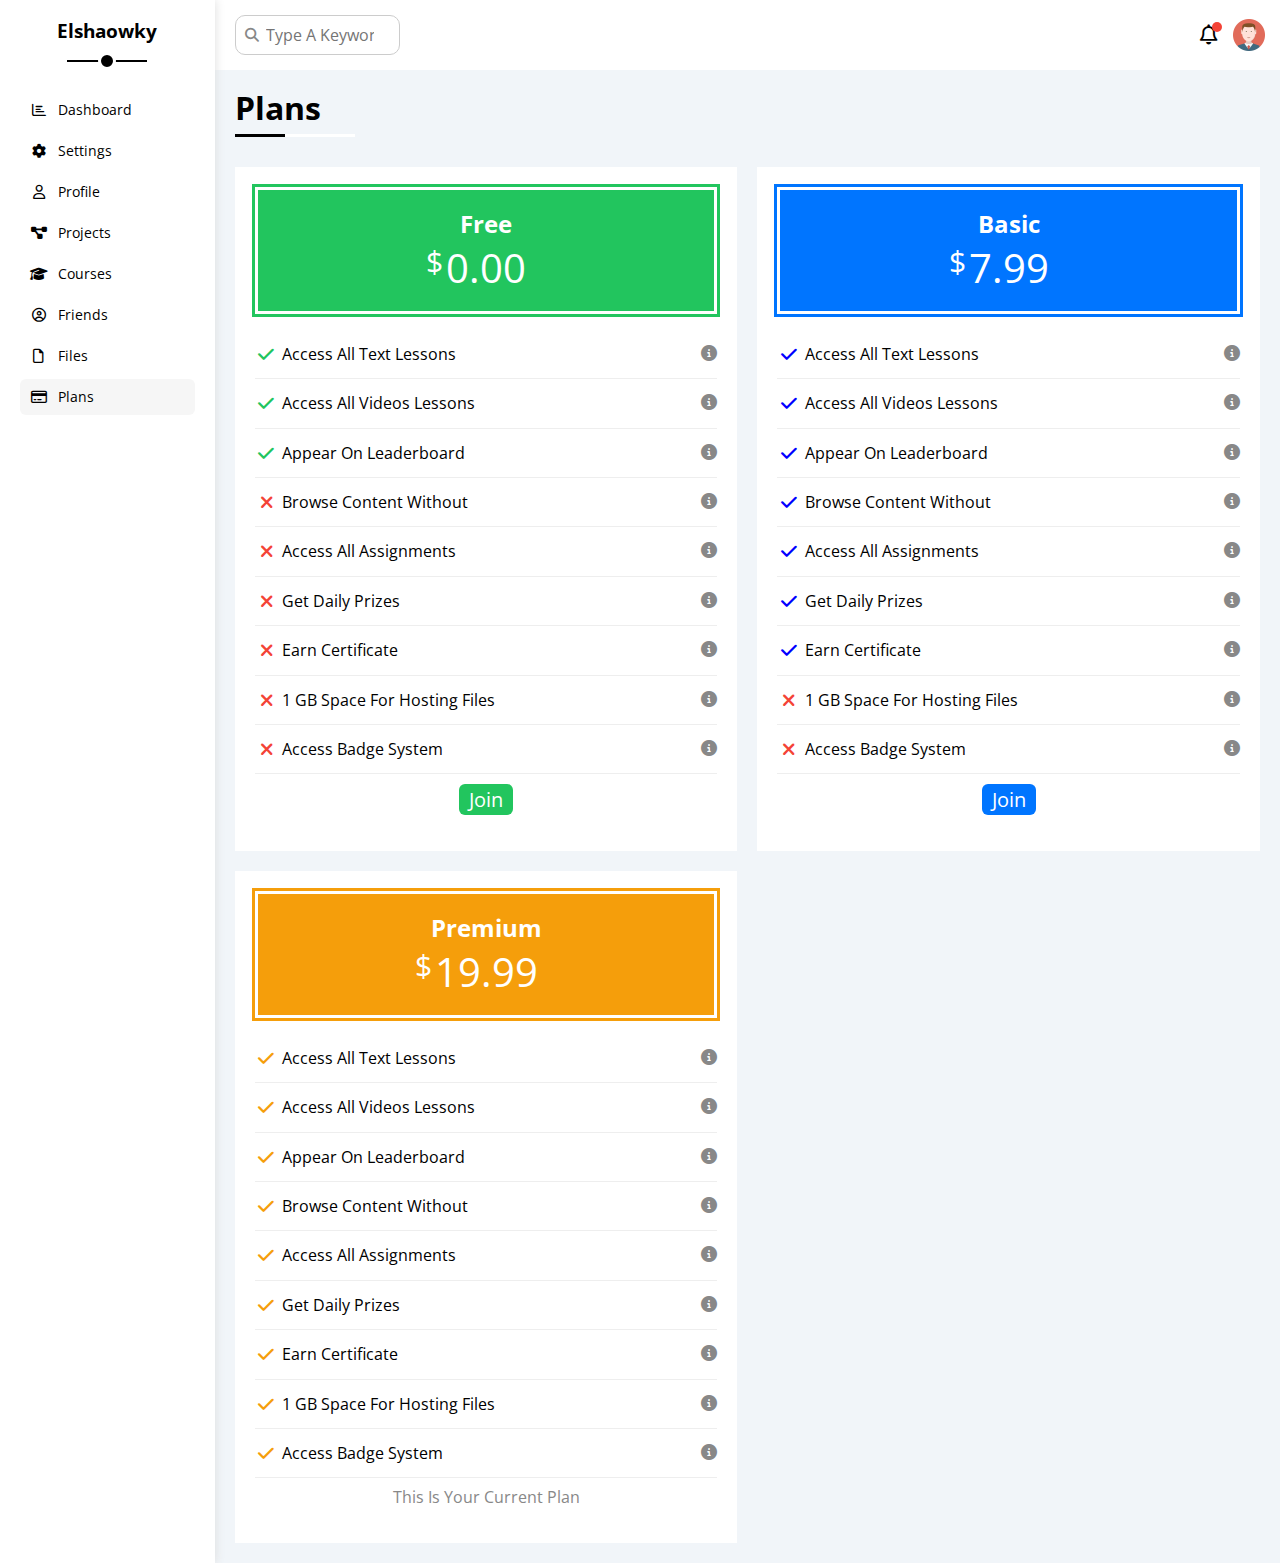
<file: html/plans.html>
<!DOCTYPE html>
<html lang="en">
  <head>
    <meta charset="UTF-8" />
    <meta name="viewport" content="width=device-width, initial-scale=1.0" />
    <title>Plans</title>
    <link rel="stylesheet" href="../css/all.min.css" />
    <link rel="stylesheet" href="../css/normalize.css" />
    <link rel="stylesheet" href="../css/framework.css" />
    <link rel="stylesheet" href="../css/master.css" />
    <!-- Google fonts -->
    <link rel="preconnect" href="https://fonts.googleapis.com" />
    <link rel="preconnect" href="https://fonts.gstatic.com" crossorigin />
    <link
      href="https://fonts.googleapis.com/css2?family=Open+Sans:wght@400;500;600;700;800&display=swap"
      rel="stylesheet"
    />
  </head>
  <body>
    <div class="page d-flex">
      <div class="sidebar bg-white p-20 p-relative">
        <h3 class="p-relative txt-c mt-0">Elshaowky</h3>
        <ul>
          <li>
            <a
              class="d-flex align-center fs-14 c-black rad-6 p-10"
              href="../index.html"
            >
              <i class="fa-regular fa-chart-bar fa-fw"></i>
              <span class="hide-mobile">Dashboard</span>
            </a>
          </li>
          <li>
            <a
              class="d-flex align-center fs-14 c-black rad-6 p-10"
              href="settings.html"
            >
              <i class="fa-solid fa-gear fa-fw"></i>
              <span>Settings</span>
            </a>
          </li>
          <li>
            <a
              class="d-flex align-center fs-14 c-black rad-6 p-10"
              href="profile.html"
            >
              <i class="fa-regular fa-user fa-fw"></i>
              <span>Profile</span>
            </a>
          </li>
          <li>
            <a
              class="d-flex align-center fs-14 c-black rad-6 p-10"
              href="projects.html"
            >
              <i class="fa-solid fa-diagram-project fa-fw"></i>
              <span>Projects</span>
            </a>
          </li>
          <li>
            <a
              class="d-flex align-center fs-14 c-black rad-6 p-10"
              href="courses.html"
            >
              <i class="fa-solid fa-graduation-cap fa-fw"></i>
              <span>Courses</span>
            </a>
          </li>
          <li>
            <a
              class="d-flex align-center fs-14 c-black rad-6 p-10"
              href="friends.html"
            >
              <i class="fa-regular fa-circle-user fa-fw"></i>
              <span>Friends</span>
            </a>
          </li>
          <li>
            <a
              class="d-flex align-center fs-14 c-black rad-6 p-10"
              href="files.html"
            >
              <i class="fa-regular fa-file fa-fw"></i>
              <span>Files</span>
            </a>
          </li>
          <li>
            <a
              class="active d-flex align-center fs-14 c-black rad-6 p-10"
              href="plans.html"
            >
              <i class="fa-regular fa-credit-card fa-fw"></i>
              <span>Plans</span>
            </a>
          </li>
        </ul>
      </div>
      <div class="content w-full">
        <!-- Start Head -->
        <div class="head bg-white p-15 between-flex">
          <div class="search p-relative">
            <input class="p-10" type="search" placeholder="Type A Keyword" />
          </div>
          <div class="icons d-flex align-center">
            <span class="p-relative notification">
              <i class="fa-regular fa-bell fa-lg"></i>
            </span>
            <img src="../photes/avatar.png" alt="" />
          </div>
        </div>
        <!-- End Head -->
        <h1 class="p-relative">Plans</h1>
        <div class="plans d-grid m-20">
          <div class="plan free p-20 bg-white">
            <div class="title bg-green c-white d-flex align-center txt-c p-10">
              <h2>Free</h2>
              <div class="price p-relative">
                <span class="fs-30 p-absolute">$</span>
                0.00
              </div>
            </div>
            <ul>
              <li>
                <i class="fa-solid fa-check fa-fw yes c-green"></i>
                <span>Access All Text Lessons</span>
                <i class="fa-solid fa-circle-info help"></i>
              </li>
              <li>
                <i class="fa-solid fa-check fa-fw yes c-green"></i>
                <span>Access All Videos Lessons</span>
                <i class="fa-solid fa-circle-info help"></i>
              </li>
              <li>
                <i class="fa-solid fa-check fa-fw yes c-green"></i>
                <span>Appear On Leaderboard</span>
                <i class="fa-solid fa-circle-info help"></i>
              </li>
              <li>
                <i class="fa-solid fa-xmark c-red fa-fw"></i>
                <span>Browse Content Without </span>
                <i class="fa-solid fa-circle-info help"></i>
              </li>
              <li>
                <i class="fa-solid fa-xmark c-red fa-fw"></i>
                <span>Access All Assignments</span>
                <i class="fa-solid fa-circle-info help"></i>
              </li>
              <li>
                <i class="fa-solid fa-xmark c-red fa-fw"></i>
                <span>Get Daily Prizes</span>
                <i class="fa-solid fa-circle-info help"></i>
              </li>
              <li>
                <i class="fa-solid fa-xmark c-red fa-fw"></i>
                <span> Earn Certificate</span>
                <i class="fa-solid fa-circle-info help"></i>
              </li>
              <li>
                <i class="fa-solid fa-xmark c-red fa-fw"></i>
                <span> 1 GB Space For Hosting Files</span>
                <i class="fa-solid fa-circle-info help"></i>
              </li>
              <li>
                <i class="fa-solid fa-xmark c-red fa-fw"></i>
                <span>Access Badge System</span>
                <i class="fa-solid fa-circle-info help"></i>
              </li>
              <div class="join btn-shape c-white bg-green mt-10">
                <a class="c-white" href="#">Join</a>
              </div>
            </ul>
          </div>
          <div class="plan basic p-20 bg-white">
            <div class="title bg-blue c-white d-flex align-center txt-c p-10">
              <h2>Basic</h2>
              <div class="price p-relative">
                <span class="fs-30 p-absolute">$</span>
                7.99
              </div>
            </div>
            <ul>
              <li>
                <i class="fa-solid fa-check fa-fw yes c-blue"></i>
                <span>Access All Text Lessons</span>
                <i class="fa-solid fa-circle-info help"></i>
              </li>
              <li>
                <i class="fa-solid fa-check fa-fw yes c-blue"></i>
                <span>Access All Videos Lessons</span>
                <i class="fa-solid fa-circle-info help"></i>
              </li>
              <li>
                <i class="fa-solid fa-check fa-fw yes c-blue"></i>
                <span>Appear On Leaderboard</span>
                <i class="fa-solid fa-circle-info help"></i>
              </li>
              <li>
                <i class="fa-solid fa-check fa-fw yes c-blue"></i>
                <span>Browse Content Without </span>
                <i class="fa-solid fa-circle-info help"></i>
              </li>
              <li>
                <i class="fa-solid fa-check fa-fw yes c-blue"></i>
                <span>Access All Assignments</span>
                <i class="fa-solid fa-circle-info help"></i>
              </li>
              <li>
                <i class="fa-solid fa-check fa-fw yes c-blue"></i>
                <span>Get Daily Prizes</span>
                <i class="fa-solid fa-circle-info help"></i>
              </li>
              <li>
                <i class="fa-solid fa-check fa-fw yes c-blue"></i>
                <span> Earn Certificate</span>
                <i class="fa-solid fa-circle-info help"></i>
              </li>
              <li>
                <i class="fa-solid fa-xmark c-red fa-fw"></i>
                <span> 1 GB Space For Hosting Files</span>
                <i class="fa-solid fa-circle-info help"></i>
              </li>
              <li>
                <i class="fa-solid fa-xmark c-red fa-fw"></i>
                <span>Access Badge System</span>
                <i class="fa-solid fa-circle-info help"></i>
              </li>
              <div class="join btn-shape c-white bg-blue mt-10">
                <a class="c-white" href="#">Join</a>
              </div>
            </ul>
          </div>
          <div class="plan premium p-20 bg-white">
            <div class="title bg-orange c-white d-flex align-center txt-c p-10">
              <h2>Premium</h2>
              <div class="price p-relative">
                <span class="fs-30 p-absolute">$</span>
                19.99
              </div>
            </div>
            <ul>
              <li>
                <i class="fa-solid fa-check fa-fw yes c-orange"></i>
                <span>Access All Text Lessons</span>
                <i class="fa-solid fa-circle-info help"></i>
              </li>
              <li>
                <i class="fa-solid fa-check fa-fw yes c-orange"></i>
                <span>Access All Videos Lessons</span>
                <i class="fa-solid fa-circle-info help"></i>
              </li>
              <li>
                <i class="fa-solid fa-check fa-fw yes c-orange"></i>
                <span>Appear On Leaderboard</span>
                <i class="fa-solid fa-circle-info help"></i>
              </li>
              <li>
                <i class="fa-solid fa-check fa-fw yes c-orange"></i>
                <span>Browse Content Without </span>
                <i class="fa-solid fa-circle-info help"></i>
              </li>
              <li>
                <i class="fa-solid fa-check fa-fw yes c-orange"></i>
                <span>Access All Assignments</span>
                <i class="fa-solid fa-circle-info help"></i>
              </li>
              <li>
                <i class="fa-solid fa-check fa-fw yes c-orange"></i>
                <span>Get Daily Prizes</span>
                <i class="fa-solid fa-circle-info help"></i>
              </li>
              <li>
                <i class="fa-solid fa-check fa-fw yes c-orange"></i>
                <span> Earn Certificate</span>
                <i class="fa-solid fa-circle-info help"></i>
              </li>
              <li>
                <i class="fa-solid fa-check fa-fw yes c-orange"></i>
                <span> 1 GB Space For Hosting Files</span>
                <i class="fa-solid fa-circle-info help"></i>
              </li>
              <li>
                <i class="fa-solid fa-check fa-fw yes c-orange"></i>
                <span>Access Badge System</span>
                <i class="fa-solid fa-circle-info help"></i>
              </li>
              <div class="c-grey mt-10 txt-c">This Is Your Current Plan</div>
            </ul>
          </div>
        </div>
      </div>
    </div>
  </body>
</html>
</file>
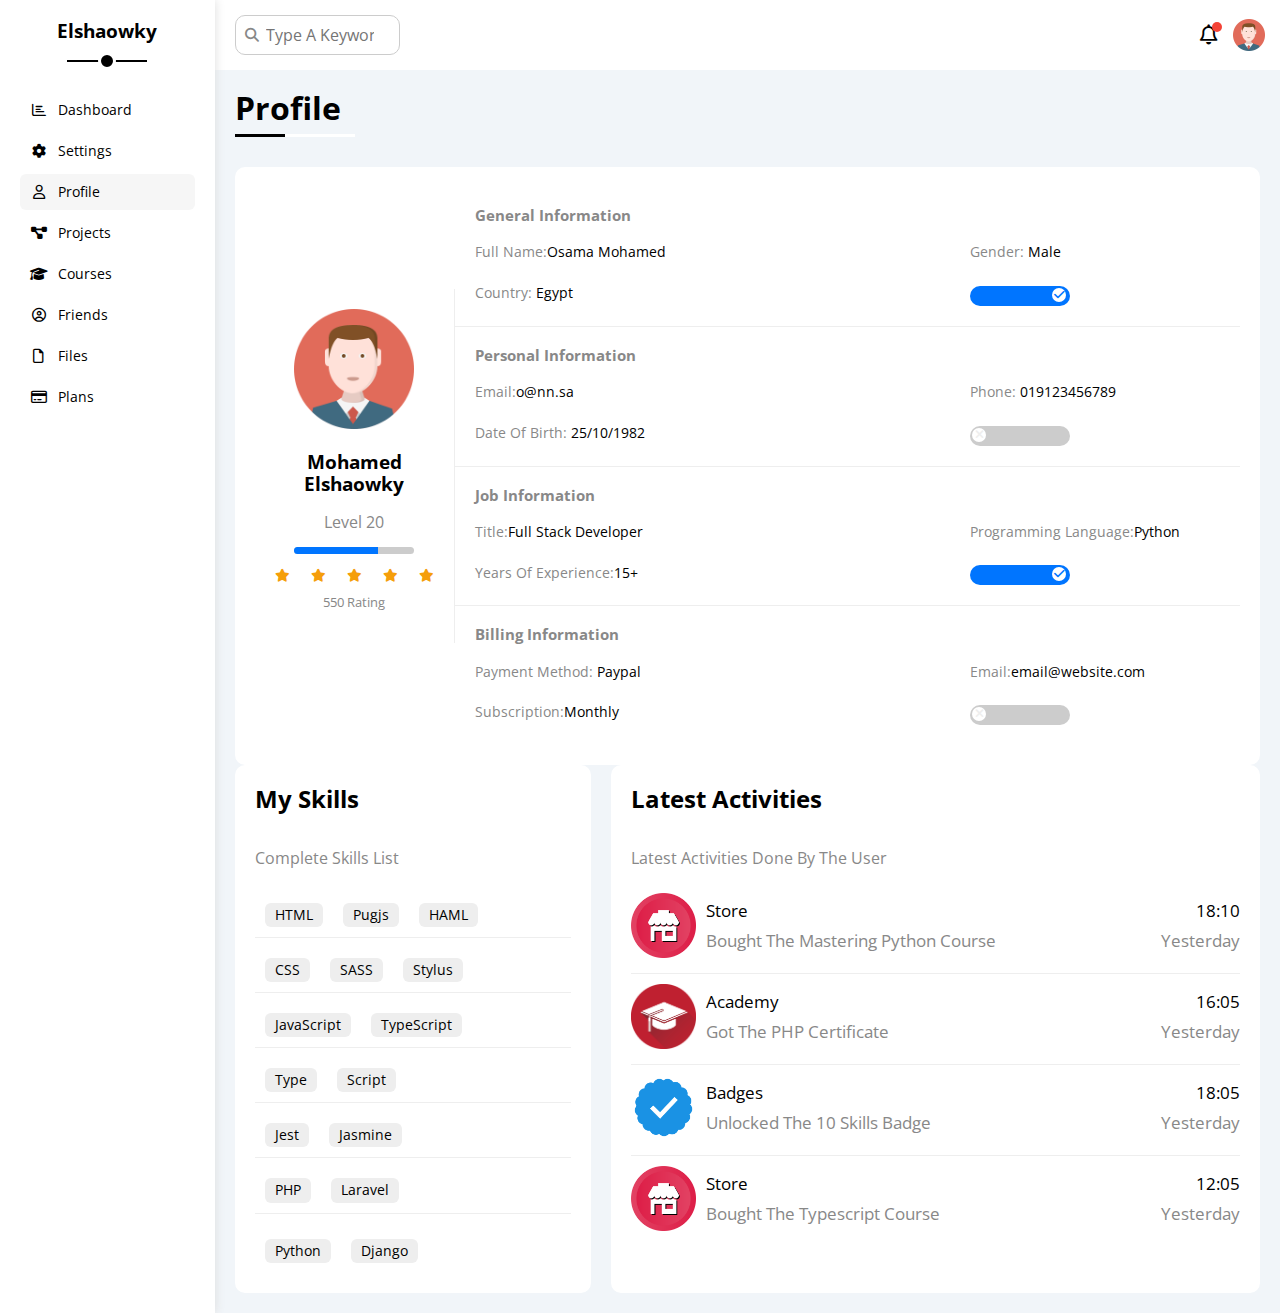
<file: html/profile.html>
<!DOCTYPE html>
<html lang="en">
  <head>
    <meta charset="UTF-8" />
    <meta name="viewport" content="width=device-width, initial-scale=1.0" />
    <title>Profile</title>
    <link rel="stylesheet" href="../css/all.min.css" />
    <link rel="stylesheet" href="../css/normalize.css" />
    <link rel="stylesheet" href="../css/framework.css" />
    <link rel="stylesheet" href="../css/master.css" />
    <!-- Google fonts -->
    <link rel="preconnect" href="https://fonts.googleapis.com" />
    <link rel="preconnect" href="https://fonts.gstatic.com" crossorigin />
    <link
      href="https://fonts.googleapis.com/css2?family=Open+Sans:wght@400;500;600;700;800&display=swap"
      rel="stylesheet"
    />
  </head>
  <body>
    <div class="page d-flex">
      <div class="sidebar bg-white p-20 p-relative">
        <h3 class="p-relative txt-c mt-0">Elshaowky</h3>
        <ul>
          <li>
            <a
              class="d-flex align-center fs-14 c-black rad-6 p-10"
              href="../../index.html"
            >
              <i class="fa-regular fa-chart-bar fa-fw"></i>
              <span class="hide-mobile">Dashboard</span>
            </a>
          </li>
          <li>
            <a
              class="d-flex align-center fs-14 c-black rad-6 p-10"
              href="settings.html"
            >
              <i class="fa-solid fa-gear fa-fw"></i>
              <span>Settings</span>
            </a>
          </li>
          <li>
            <a
              class="active d-flex align-center fs-14 c-black rad-6 p-10"
              href="profile.html"
            >
              <i class="fa-regular fa-user fa-fw"></i>
              <span>Profile</span>
            </a>
          </li>
          <li>
            <a
              class="d-flex align-center fs-14 c-black rad-6 p-10"
              href="projects.html"
            >
              <i class="fa-solid fa-diagram-project fa-fw"></i>
              <span>Projects</span>
            </a>
          </li>
          <li>
            <a
              class="d-flex align-center fs-14 c-black rad-6 p-10"
              href="courses.html"
            >
              <i class="fa-solid fa-graduation-cap fa-fw"></i>
              <span>Courses</span>
            </a>
          </li>
          <li>
            <a
              class="d-flex align-center fs-14 c-black rad-6 p-10"
              href="friends.html"
            >
              <i class="fa-regular fa-circle-user fa-fw"></i>
              <span>Friends</span>
            </a>
          </li>
          <li>
            <a
              class="d-flex align-center fs-14 c-black rad-6 p-10"
              href="files.html"
            >
              <i class="fa-regular fa-file fa-fw"></i>
              <span>Files</span>
            </a>
          </li>
          <li>
            <a
              class="d-flex align-center fs-14 c-black rad-6 p-10"
              href="plans.html"
            >
              <i class="fa-regular fa-credit-card fa-fw"></i>
              <span>Plans</span>
            </a>
          </li>
        </ul>
      </div>
      <div class="content w-full">
        <!-- Start Head -->
        <div class="head bg-white p-15 between-flex">
          <div class="search p-relative">
            <input class="p-10" type="search" placeholder="Type A Keyword" />
          </div>
          <div class="icons d-flex align-center">
            <span class="p-relative notification">
              <i class="fa-regular fa-bell fa-lg"></i>
            </span>
            <img src="../photes/avatar.png" alt="" />
          </div>
        </div>
        <!-- End Head -->
        <h1 class="p-relative">Profile</h1>
        <div class="profle m-20">
          <div class="overview bg-white d-flex align-center rad-10 p-20">
            <div class="avatar p-20 txt-c">
              <img src="../photes/avatar.png" alt="" />
              <h3 class="c-black">Mohamed Elshaowky</h3>
              <p class="c-grey">Level 20</p>
              <div class="mb-10 p-relative">
                <span class="bg-blue p-absolute" style="width: 70%"></span>
              </div>
              <div class="rating between-flex pt-15 mb-10">
                <i class="fa-solid fa-star c-orange fs-13"></i>
                <i class="fa-solid fa-star c-orange fs-13"></i>
                <i class="fa-solid fa-star c-orange fs-13"></i>
                <i class="fa-solid fa-star c-orange fs-13"></i>
                <i class="fa-solid fa-star c-orange fs-13"></i>
              </div>
              <p class="c-grey fs-13">550 Rating</p>
            </div>
            <div class="info w-full">
              <div
                class="general-info d-flex f-wrap gap-20 p-20 between-flex bb1-eee"
              >
                <h2 class="c-grey fs-15 w-full m-0">General Information</h2>
                <div class="fs-14">
                  <span class="c-grey">Full Name:</span>Osama Mohamed
                </div>
                <div class="fs-14">
                  <span class="c-grey"> Gender:</span> Male
                </div>
                <div class="fs-14">
                  <span class="c-grey">Country:</span> Egypt
                </div>
                <div>
                  <label>
                    <input class="toggle-checkbox" type="checkbox" checked />
                    <div class="toggle-switch"></div>
                  </label>
                </div>
              </div>
              <div
                class="personal-info d-flex f-wrap gap-20 p-20 between-flex bb1-eee"
              >
                <h2 class="c-grey fs-15 w-full m-0">Personal Information</h2>
                <div class="fs-14">
                  <span class="c-grey">Email:</span>o@nn.sa
                </div>
                <div class="fs-14">
                  <span class="c-grey"> Phone:</span> 019123456789
                </div>
                <div class="fs-14">
                  <span class="c-grey">Date Of Birth:</span> 25/10/1982
                </div>
                <div>
                  <label>
                    <input class="toggle-checkbox" type="checkbox" />
                    <div class="toggle-switch"></div>
                  </label>
                </div>
              </div>
              <div
                class="job-info d-flex f-wrap gap-20 p-20 between-flex bb1-eee"
              >
                <h2 class="c-grey fs-15 w-full m-0">Job Information</h2>
                <div class="fs-14">
                  <span class="c-grey">Title:</span>Full Stack Developer
                </div>
                <div class="fs-14">
                  <span class="c-grey">Programming Language:</span>Python
                </div>
                <div class="fs-14">
                  <span class="c-grey">Years Of Experience:</span>15+
                </div>
                <div>
                  <label>
                    <input class="toggle-checkbox" type="checkbox" checked />
                    <div class="toggle-switch"></div>
                  </label>
                </div>
              </div>
              <div class="billing-info d-flex f-wrap gap-20 p-20 between-flex">
                <h2 class="c-grey fs-15 w-full m-0">Billing Information</h2>
                <div class="fs-14">
                  <span class="c-grey">Payment Method:</span> Paypal
                </div>
                <div class="fs-14">
                  <span class="c-grey">Email:</span>email@website.com
                </div>
                <div class="fs-14">
                  <span class="c-grey">Subscription:</span>Monthly
                </div>
                <div>
                  <label>
                    <input class="toggle-checkbox" type="checkbox" />
                    <div class="toggle-switch"></div>
                  </label>
                </div>
              </div>
            </div>
          </div>
          <!-- Start other Data -->
          <div class="other-data d-flex gap-20 txt-c-mobile">
            <div class="skills-card rad-10 p-20 bg-white d-flex txt-c-mobile">
              <h2 class="mt-0 w-full">My Skills</h2>
              <p class="c-grey w-full">Complete Skills List</p>
              <div class="d-flex bb1-eee pt-10 fs-14 txt-c-mobile">
                <span class="btn-shape bg-eee">HTML</span>
                <span class="btn-shape bg-eee">Pugjs</span>
                <span class="btn-shape bg-eee">HAML</span>
              </div>
              <div class="d-flex bb1-eee pt-10 fs-14 txt-c-mobile">
                <span class="btn-shape bg-eee">CSS</span>
                <span class="btn-shape bg-eee">SASS</span>
                <span class="btn-shape bg-eee">Stylus</span>
              </div>
              <div class="d-flex bb1-eee pt-10 fs-14 txt-c-mobile">
                <span class="btn-shape bg-eee">JavaScript</span>
                <span class="btn-shape bg-eee">TypeScript</span>
              </div>
              <div class="d-flex bb1-eee pt-10 fs-14 txt-c-mobile">
                <span class="btn-shape bg-eee">Type</span>
                <span class="btn-shape bg-eee">Script</span>
              </div>
              <div class="d-flex bb1-eee pt-10 fs-14 txt-c-mobile">
                <span class="btn-shape bg-eee">Jest</span>
                <span class="btn-shape bg-eee">Jasmine</span>
              </div>
              <div class="d-flex bb1-eee pt-10 fs-14 txt-c-mobile">
                <span class="btn-shape bg-eee">PHP</span>
                <span class="btn-shape bg-eee">Laravel</span>
              </div>
              <div class="d-flex pt-15 fs-14">
                <span class="btn-shape bg-eee">Python</span>
                <span class="btn-shape bg-eee">Django</span>
              </div>
            </div>
            <div class="latest-activites rad-10 p-20 bg-white d-flex">
              <h2 class="mt-0 w-full">Latest Activities</h2>
              <p class="c-grey w-full">Latest Activities Done By The User</p>
              <div
                class="d-flex bb1-eee pt-10 pb-15 fs-14 align-center txt-c-mobile"
              >
                <img class="mr-10" src="../photes/activity-01.png" alt="" />
                <div class="info">
                  <span class="c-black d-block fs-17 mb-10">Store</span>
                  <span class="c-grey d-block fs-17"
                    >Bought The Mastering Python Course</span
                  >
                </div>
                <div class="date">
                  <span class="c-black d-block fs-17 mb-10">18:10</span>
                  <span class="c-grey d-block fs-17">Yesterday</span>
                </div>
              </div>
              <div
                class="d-flex bb1-eee pt-10 pb-15 fs-14 align-center txt-c-mobile"
              >
                <img class="mr-10" src="../photes/activity-02.png" alt="" />
                <div class="info">
                  <span class="c-black d-block fs-17 mb-10">Academy</span>
                  <span class="c-grey d-block fs-17"
                    >Got The PHP Certificate</span
                  >
                </div>
                <div class="date">
                  <span class="c-black d-block fs-17 mb-10">16:05</span>
                  <span class="c-grey d-block fs-17">Yesterday</span>
                </div>
              </div>
              <div
                class="d-flex bb1-eee pt-10 pb-15 fs-14 align-center txt-c-mobile"
              >
                <img class="mr-10" src="../photes/activity-03.png" alt="" />
                <div class="info">
                  <span class="c-black d-block fs-17 mb-10">Badges</span>
                  <span class="c-grey d-block fs-17"
                    >Unlocked The 10 Skills Badge</span
                  >
                </div>
                <div class="date">
                  <span class="c-black d-block fs-17 mb-10">18:05</span>
                  <span class="c-grey d-block fs-17">Yesterday</span>
                </div>
              </div>
              <div class="d-flex pt-10 pb-15 fs-14 align-center txt-c-mobile">
                <img class="mr-10" src="../photes/activity-01.png" alt="" />
                <div class="info">
                  <span class="c-black d-block fs-17 mb-10">Store</span>
                  <span class="c-grey d-block fs-17"
                    >Bought The Typescript Course</span
                  >
                </div>
                <div class="date">
                  <span class="c-black d-block fs-17 mb-10">12:05</span>
                  <span class="c-grey d-block fs-17">Yesterday</span>
                </div>
              </div>
            </div>
          </div>
          <!-- End other Data -->
        </div>
      </div>
    </div>
  </body>
</html>
</file>
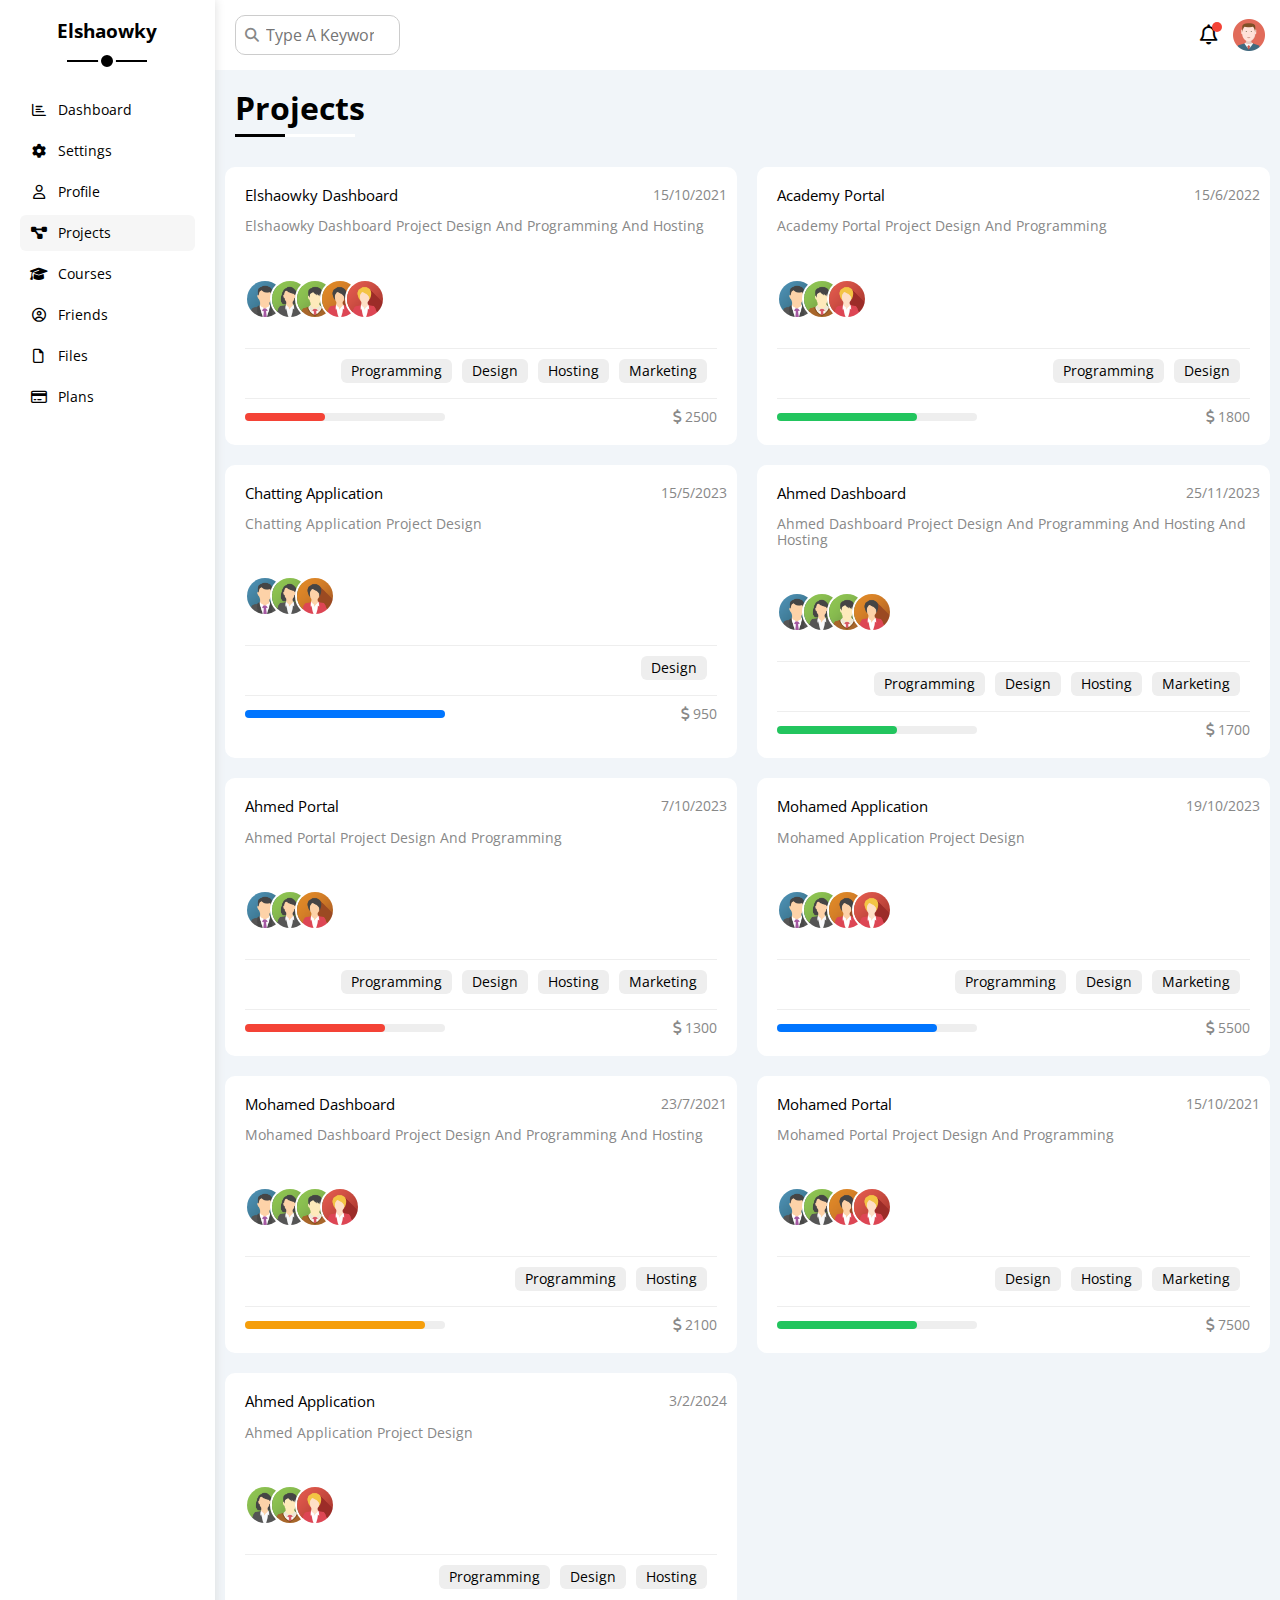
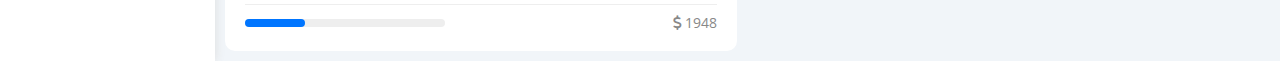
<file: html/projects.html>
<!DOCTYPE html>
<html lang="en">
  <head>
    <meta charset="UTF-8" />
    <meta name="viewport" content="width=device-width, initial-scale=1.0" />
    <title>Projects</title>
    <link rel="stylesheet" href="../css/all.min.css" />
    <link rel="stylesheet" href="../css/normalize.css" />
    <link rel="stylesheet" href="../css/framework.css" />
    <link rel="stylesheet" href="../css/master.css" />
    <!-- Google fonts -->
    <link rel="preconnect" href="https://fonts.googleapis.com" />
    <link rel="preconnect" href="https://fonts.gstatic.com" crossorigin />
    <link
      href="https://fonts.googleapis.com/css2?family=Open+Sans:wght@400;500;600;700;800&display=swap"
      rel="stylesheet"
    />
  </head>
  <body>
    <div class="page d-flex">
      <div class="sidebar bg-white p-20 p-relative">
        <h3 class="p-relative txt-c mt-0">Elshaowky</h3>
        <ul>
          <li>
            <a
              class="d-flex align-center fs-14 c-black rad-6 p-10"
              href="../index.html"
            >
              <i class="fa-regular fa-chart-bar fa-fw"></i>
              <span class="hide-mobile">Dashboard</span>
            </a>
          </li>
          <li>
            <a
              class="d-flex align-center fs-14 c-black rad-6 p-10"
              href="settings.html"
            >
              <i class="fa-solid fa-gear fa-fw"></i>
              <span>Settings</span>
            </a>
          </li>
          <li>
            <a
              class="d-flex align-center fs-14 c-black rad-6 p-10"
              href="profile.html"
            >
              <i class="fa-regular fa-user fa-fw"></i>
              <span>Profile</span>
            </a>
          </li>
          <li>
            <a
              class="active d-flex align-center fs-14 c-black rad-6 p-10"
              href="projects.html"
            >
              <i class="fa-solid fa-diagram-project fa-fw"></i>
              <span>Projects</span>
            </a>
          </li>
          <li>
            <a
              class="d-flex align-center fs-14 c-black rad-6 p-10"
              href="courses.html"
            >
              <i class="fa-solid fa-graduation-cap fa-fw"></i>
              <span>Courses</span>
            </a>
          </li>
          <li>
            <a
              class="d-flex align-center fs-14 c-black rad-6 p-10"
              href="friends.html"
            >
              <i class="fa-regular fa-circle-user fa-fw"></i>
              <span>Friends</span>
            </a>
          </li>
          <li>
            <a
              class="d-flex align-center fs-14 c-black rad-6 p-10"
              href="files.html"
            >
              <i class="fa-regular fa-file fa-fw"></i>
              <span>Files</span>
            </a>
          </li>
          <li>
            <a
              class="d-flex align-center fs-14 c-black rad-6 p-10"
              href="plans.html"
            >
              <i class="fa-regular fa-credit-card fa-fw"></i>
              <span>Plans</span>
            </a>
          </li>
        </ul>
      </div>
      <div class="content w-full">
        <!-- Start Head -->
        <div class="head bg-white p-15 between-flex">
          <div class="search p-relative">
            <input class="p-10" type="search" placeholder="Type A Keyword" />
          </div>
          <div class="icons d-flex align-center">
            <span class="p-relative notification">
              <i class="fa-regular fa-bell fa-lg"></i>
            </span>
            <img src="../photes/avatar.png" alt="" />
          </div>
        </div>
        <!-- End Head -->
        <h1 class="p-relative">Projects</h1>
        <div class="projects d-grid m-10">
          <div class="project fs-14 p-20 bg-white d-flex p-relative rad-10">
            <h2 class="m-0 fs-15 w-full">Elshaowky Dashboard</h2>
            <p class="c-grey w-full">
              Elshaowky Dashboard Project Design And Programming And Hosting
            </p>
            <span class="p-absolute c-grey">15/10/2021</span>
            <div class="team bb1-eee pb-15 p-relative">
              <a href="#" class="p-absolute"
                ><img src="../photes/team-01.png" alt=""
              /></a>
              <a href="#" class="p-absolute"
                ><img src="../photes/team-02.png" alt=""
              /></a>
              <a href="#" class="p-absolute"
                ><img src="../photes/team-03.png" alt=""
              /></a>
              <a href="#" class="p-absolute"
                ><img src="../photes/team-04.png" alt=""
              /></a>
              <a href="#" class="p-absolute"
                ><img src="../photes/team-05.png" alt=""
              /></a>
            </div>
            <div class="do d-flex pt-10 pb-15 bb1-eee">
              <span class="btn-shape bg-eee c-black mr-10">Programming</span>
              <span class="btn-shape bg-eee c-black mr-10">Design</span>
              <span class="btn-shape bg-eee c-black mr-10">Hosting</span>
              <span class="btn-shape bg-eee c-black mr-10">Marketing</span>
            </div>
            <div class="info between-flex pt-10">
              <div class="bg-eee p-relative">
                <span
                  class="bg-red h-full p-absolute"
                  style="width: 40%"
                ></span>
              </div>
              <div class="c-grey">
                <i class="fa-solid fa-dollar-sign"></i>
                2500
              </div>
            </div>
          </div>
          <div class="project fs-14 p-20 bg-white d-flex p-relative rad-10">
            <h2 class="m-0 fs-15 w-full">Academy Portal</h2>
            <p class="c-grey w-full">
              Academy Portal Project Design And Programming
            </p>
            <span class="p-absolute c-grey">15/6/2022</span>
            <div class="team bb1-eee pb-15 p-relative">
              <a href="#" class="p-absolute"
                ><img src="../photes/team-01.png" alt=""
              /></a>
              <a href="#" class="p-absolute"
                ><img src="../photes/team-03.png" alt=""
              /></a>
              <a href="#" class="p-absolute"
                ><img src="../photes/team-05.png" alt=""
              /></a>
            </div>
            <div class="do d-flex pt-10 pb-15 bb1-eee">
              <span class="btn-shape bg-eee c-black mr-10">Programming</span>
              <span class="btn-shape bg-eee c-black mr-10">Design</span>
            </div>
            <div class="info between-flex pt-10">
              <div class="bg-eee p-relative">
                <span
                  class="bg-green h-full p-absolute"
                  style="width: 70%"
                ></span>
              </div>
              <div class="c-grey">
                <i class="fa-solid fa-dollar-sign"></i>
                1800
              </div>
            </div>
          </div>
          <div class="project fs-14 p-20 bg-white d-flex p-relative rad-10">
            <h2 class="m-0 fs-15 w-full">Chatting Application</h2>
            <p class="c-grey w-full">Chatting Application Project Design</p>
            <span class="p-absolute c-grey">15/5/2023</span>
            <div class="team bb1-eee pb-15 p-relative">
              <a href="#" class="p-absolute"
                ><img src="../photes/team-01.png" alt=""
              /></a>
              <a href="#" class="p-absolute"
                ><img src="../photes/team-02.png" alt=""
              /></a>
              <a href="#" class="p-absolute"
                ><img src="../photes/team-04.png" alt=""
              /></a>
            </div>
            <div class="do d-flex pt-10 pb-15 bb1-eee">
              <span class="btn-shape bg-eee c-black mr-10">Design</span>
            </div>
            <div class="info between-flex pt-10">
              <div class="bg-eee p-relative">
                <span
                  class="bg-blue h-full p-absolute"
                  style="width: 100%"
                ></span>
              </div>
              <div class="c-grey">
                <i class="fa-solid fa-dollar-sign"></i>
                950
              </div>
            </div>
          </div>
          <div class="project fs-14 p-20 bg-white d-flex p-relative rad-10">
            <h2 class="m-0 fs-15 w-full">Ahmed Dashboard</h2>
            <p class="c-grey w-full">
              Ahmed Dashboard Project Design And Programming And Hosting And
              Hosting
            </p>
            <span class="p-absolute c-grey">25/11/2023</span>
            <div class="team bb1-eee pb-15 p-relative">
              <a href="#" class="p-absolute"
                ><img src="../photes/team-01.png" alt=""
              /></a>
              <a href="#" class="p-absolute"
                ><img src="../photes/team-02.png" alt=""
              /></a>
              <a href="#" class="p-absolute"
                ><img src="../photes/team-03.png" alt=""
              /></a>
              <a href="#" class="p-absolute"
                ><img src="../photes/team-04.png" alt=""
              /></a>
            </div>
            <div class="do d-flex pt-10 pb-15 bb1-eee">
              <span class="btn-shape bg-eee c-black mr-10">Programming</span>
              <span class="btn-shape bg-eee c-black mr-10">Design</span>
              <span class="btn-shape bg-eee c-black mr-10">Hosting</span>
              <span class="btn-shape bg-eee c-black mr-10">Marketing</span>
            </div>
            <div class="info between-flex pt-10">
              <div class="bg-eee p-relative">
                <span
                  class="bg-green h-full p-absolute"
                  style="width: 60%"
                ></span>
              </div>
              <div class="c-grey">
                <i class="fa-solid fa-dollar-sign"></i>
                1700
              </div>
            </div>
          </div>
          <div class="project fs-14 p-20 bg-white d-flex p-relative rad-10">
            <h2 class="m-0 fs-15 w-full">Ahmed Portal</h2>
            <p class="c-grey w-full">
              Ahmed Portal Project Design And Programming
            </p>
            <span class="p-absolute c-grey">7/10/2023</span>
            <div class="team bb1-eee pb-15 p-relative">
              <a href="#" class="p-absolute"
                ><img src="../photes/team-01.png" alt=""
              /></a>
              <a href="#" class="p-absolute"
                ><img src="../photes/team-02.png" alt=""
              /></a>
              <a href="#" class="p-absolute"
                ><img src="../photes/team-04.png" alt=""
              /></a>
            </div>
            <div class="do d-flex pt-10 pb-15 bb1-eee">
              <span class="btn-shape bg-eee c-black mr-10">Programming</span>
              <span class="btn-shape bg-eee c-black mr-10">Design</span>
              <span class="btn-shape bg-eee c-black mr-10">Hosting</span>
              <span class="btn-shape bg-eee c-black mr-10">Marketing</span>
            </div>
            <div class="info between-flex pt-10">
              <div class="bg-eee p-relative">
                <span
                  class="bg-red h-full p-absolute"
                  style="width: 70%"
                ></span>
              </div>
              <div class="c-grey">
                <i class="fa-solid fa-dollar-sign"></i>
                1300
              </div>
            </div>
          </div>
          <div class="project fs-14 p-20 bg-white d-flex p-relative rad-10">
            <h2 class="m-0 fs-15 w-full">Mohamed Application</h2>
            <p class="c-grey w-full">Mohamed Application Project Design</p>
            <span class="p-absolute c-grey">19/10/2023</span>
            <div class="team bb1-eee pb-15 p-relative">
              <a href="#" class="p-absolute"
                ><img src="../photes/team-01.png" alt=""
              /></a>
              <a href="#" class="p-absolute"
                ><img src="../photes/team-02.png" alt=""
              /></a>
              <a href="#" class="p-absolute"
                ><img src="../photes/team-04.png" alt=""
              /></a>
              <a href="#" class="p-absolute"
                ><img src="../photes/team-05.png" alt=""
              /></a>
            </div>
            <div class="do d-flex pt-10 pb-15 bb1-eee">
              <span class="btn-shape bg-eee c-black mr-10">Programming</span>
              <span class="btn-shape bg-eee c-black mr-10">Design</span>
              <span class="btn-shape bg-eee c-black mr-10">Marketing</span>
            </div>
            <div class="info between-flex pt-10">
              <div class="bg-eee p-relative">
                <span
                  class="bg-blue h-full p-absolute"
                  style="width: 80%"
                ></span>
              </div>
              <div class="c-grey">
                <i class="fa-solid fa-dollar-sign"></i>
                5500
              </div>
            </div>
          </div>
          <div class="project fs-14 p-20 bg-white d-flex p-relative rad-10">
            <h2 class="m-0 fs-15 w-full">Mohamed Dashboard</h2>
            <p class="c-grey w-full">
              Mohamed Dashboard Project Design And Programming And Hosting
            </p>
            <span class="p-absolute c-grey">23/7/2021</span>
            <div class="team bb1-eee pb-15 p-relative">
              <a href="#" class="p-absolute"
                ><img src="../photes/team-01.png" alt=""
              /></a>
              <a href="#" class="p-absolute"
                ><img src="../photes/team-02.png" alt=""
              /></a>
              <a href="#" class="p-absolute"
                ><img src="../photes/team-03.png" alt=""
              /></a>
              <a href="#" class="p-absolute"
                ><img src="../photes/team-05.png" alt=""
              /></a>
            </div>
            <div class="do d-flex pt-10 pb-15 bb1-eee">
              <span class="btn-shape bg-eee c-black mr-10">Programming</span>
              <span class="btn-shape bg-eee c-black mr-10">Hosting</span>
            </div>
            <div class="info between-flex pt-10">
              <div class="bg-eee p-relative">
                <span
                  class="bg-orange h-full p-absolute"
                  style="width: 90%"
                ></span>
              </div>
              <div class="c-grey">
                <i class="fa-solid fa-dollar-sign"></i>
                2100
              </div>
            </div>
          </div>
          <div class="project fs-14 p-20 bg-white d-flex p-relative rad-10">
            <h2 class="m-0 fs-15 w-full">Mohamed Portal</h2>
            <p class="c-grey w-full">
              Mohamed Portal Project Design And Programming
            </p>
            <span class="p-absolute c-grey">15/10/2021</span>
            <div class="team bb1-eee pb-15 p-relative">
              <a href="#" class="p-absolute"
                ><img src="../photes/team-01.png" alt=""
              /></a>
              <a href="#" class="p-absolute"
                ><img src="../photes/team-02.png" alt=""
              /></a>
              <a href="#" class="p-absolute"
                ><img src="../photes/team-04.png" alt=""
              /></a>
              <a href="#" class="p-absolute"
                ><img src="../photes/team-05.png" alt=""
              /></a>
            </div>
            <div class="do d-flex pt-10 pb-15 bb1-eee">
              <span class="btn-shape bg-eee c-black mr-10">Design</span>
              <span class="btn-shape bg-eee c-black mr-10">Hosting</span>
              <span class="btn-shape bg-eee c-black mr-10">Marketing</span>
            </div>
            <div class="info between-flex pt-10">
              <div class="bg-eee p-relative">
                <span
                  class="bg-green h-full p-absolute"
                  style="width: 70%"
                ></span>
              </div>
              <div class="c-grey">
                <i class="fa-solid fa-dollar-sign"></i>
                7500
              </div>
            </div>
          </div>
          <div class="project fs-14 p-20 bg-white d-flex p-relative rad-10">
            <h2 class="m-0 fs-15 w-full">Ahmed Application</h2>
            <p class="c-grey w-full">Ahmed Application Project Design</p>
            <span class="p-absolute c-grey">3/2/2024</span>
            <div class="team bb1-eee pb-15 p-relative">
              <a href="#" class="p-absolute"
                ><img src="../photes/team-02.png" alt=""
              /></a>
              <a href="#" class="p-absolute"
                ><img src="../photes/team-03.png" alt=""
              /></a>
              <a href="#" class="p-absolute"
                ><img src="../photes/team-05.png" alt=""
              /></a>
            </div>
            <div class="do d-flex pt-10 pb-15 bb1-eee">
              <span class="btn-shape bg-eee c-black mr-10">Programming</span>
              <span class="btn-shape bg-eee c-black mr-10">Design</span>
              <span class="btn-shape bg-eee c-black mr-10">Hosting</span>
            </div>
            <div class="info between-flex pt-10">
              <div class="bg-eee p-relative">
                <span
                  class="bg-blue h-full p-absolute"
                  style="width: 30%"
                ></span>
              </div>
              <div class="c-grey">
                <i class="fa-solid fa-dollar-sign"></i>
                1948
              </div>
            </div>
          </div>
        </div>
      </div>
    </div>
  </body>
</html>
</file>
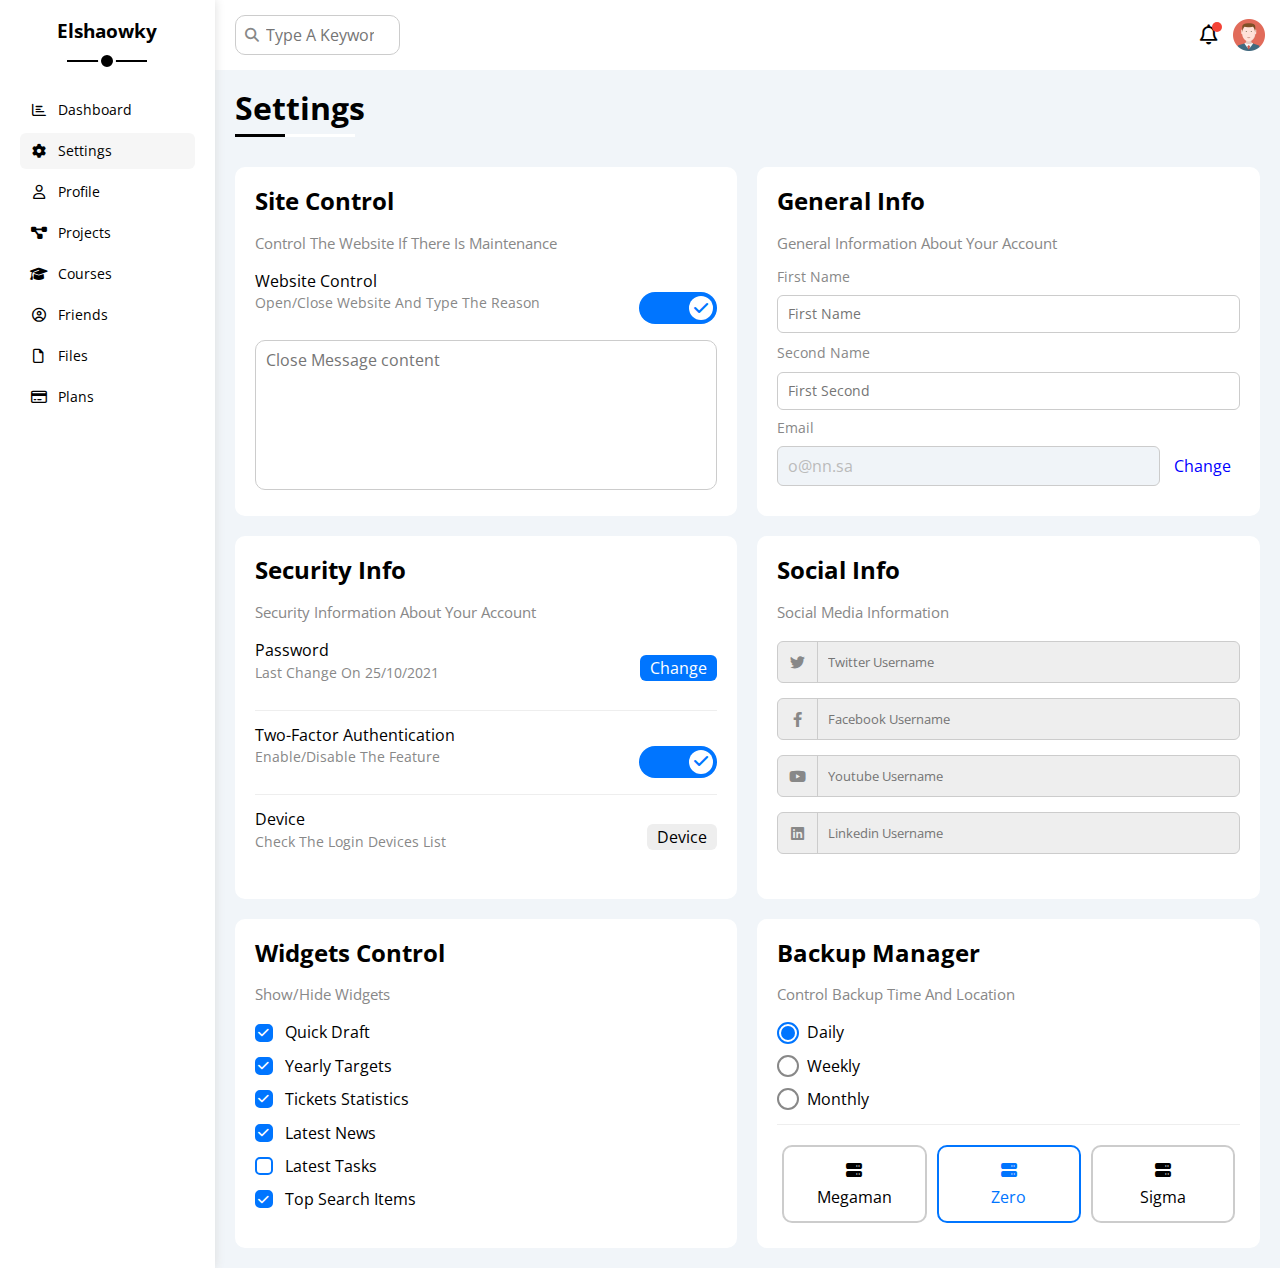
<file: html/settings.html>
<!DOCTYPE html>
<html lang="en">
  <head>
    <meta charset="UTF-8" />
    <meta name="viewport" content="width=device-width, initial-scale=1.0" />
    <title>Settings</title>
    <link rel="stylesheet" href="../css/all.min.css" />
    <link rel="stylesheet" href="../css/normalize.css" />
    <link rel="stylesheet" href="../css/framework.css" />
    <link rel="stylesheet" href="../css/master.css" />
    <!-- Google fonts -->
    <link rel="preconnect" href="https://fonts.googleapis.com" />
    <link rel="preconnect" href="https://fonts.gstatic.com" crossorigin />
    <link
      href="https://fonts.googleapis.com/css2?family=Open+Sans:wght@400;500;600;700;800&display=swap"
      rel="stylesheet"
    />
  </head>
  <body>
    <div class="page d-flex">
      <div class="sidebar bg-white p-20 p-relative">
        <h3 class="p-relative txt-c mt-0">Elshaowky</h3>
        <ul>
          <li>
            <a
              class="d-flex align-center fs-14 c-black rad-6 p-10"
              href="../index.html"
            >
              <i class="fa-regular fa-chart-bar fa-fw"></i>
              <span class="hide-mobile">Dashboard</span>
            </a>
          </li>
          <li>
            <a
              class="active d-flex align-center fs-14 c-black rad-6 p-10"
              href="settings.html"
            >
              <i class="fa-solid fa-gear fa-fw"></i>
              <span>Settings</span>
            </a>
          </li>
          <li>
            <a
              class="d-flex align-center fs-14 c-black rad-6 p-10"
              href="profile.html"
            >
              <i class="fa-regular fa-user fa-fw"></i>
              <span>Profile</span>
            </a>
          </li>
          <li>
            <a
              class="d-flex align-center fs-14 c-black rad-6 p-10"
              href="projects.html"
            >
              <i class="fa-solid fa-diagram-project fa-fw"></i>
              <span>Projects</span>
            </a>
          </li>
          <li>
            <a
              class="d-flex align-center fs-14 c-black rad-6 p-10"
              href="courses.html"
            >
              <i class="fa-solid fa-graduation-cap fa-fw"></i>
              <span>Courses</span>
            </a>
          </li>
          <li>
            <a
              class="d-flex align-center fs-14 c-black rad-6 p-10"
              href="friends.html"
            >
              <i class="fa-regular fa-circle-user fa-fw"></i>
              <span>Friends</span>
            </a>
          </li>
          <li>
            <a
              class="d-flex align-center fs-14 c-black rad-6 p-10"
              href="files.html"
            >
              <i class="fa-regular fa-file fa-fw"></i>
              <span>Files</span>
            </a>
          </li>
          <li>
            <a
              class="d-flex align-center fs-14 c-black rad-6 p-10"
              href="plans.html"
            >
              <i class="fa-regular fa-credit-card fa-fw"></i>
              <span>Plans</span>
            </a>
          </li>
        </ul>
      </div>
      <div class="content w-full">
        <!-- Start Head -->
        <div class="head bg-white p-15 between-flex">
          <div class="search p-relative">
            <input class="p-10" type="search" placeholder="Type A Keyword" />
          </div>
          <div class="icons d-flex align-center">
            <span class="p-relative notification">
              <i class="fa-regular fa-bell fa-lg"></i>
            </span>
            <img src="../photes/avatar.png" alt="" />
          </div>
        </div>
        <!-- End Head -->
        <h1 class="p-relative">Settings</h1>
        <div class="settings-page m-20 d-grid gap-20">
          <!-- Start Setting Box -->
          <div class="p-20 bg-white rad-10">
            <h2 class="mt-0">Site Control</h2>
            <p class="mt-0 mb-20 c-grey fs-15">
              Control The Website If There Is Maintenance
            </p>
            <div class="mb-15 between-flex mb-15">
              <div>
                <span>Website Control</span>
                <p class="c-grey fs-14 mt-5">
                  Open/Close Website And Type The Reason
                </p>
              </div>
              <div>
                <label>
                  <input class="toggle-checkbox" type="checkbox" checked />
                  <div class="toggle-switch"></div>
                </label>
              </div>
            </div>
            <textarea
              class="close-message rad-10 b-none p-10 d-block w-full"
              placeholder="Close Message content"
            ></textarea>
          </div>
          <!-- End Setting Box -->
          <!-- Start Genral info -->
          <div class="general-info rad-10 p-20 bg-white">
            <h2 class="mt-0">General Info</h2>
            <p class="c-grey fs-15">General Information About Your Account</p>
            <div class="info">
              <label class="c-grey fs-14">
                First Name
                <input
                  type="text"
                  placeholder="First Name"
                  id="frist"
                  class="rad-6 b-none d-block w-full p-10 mt-10 mb-10 b1-ccc"
                />
              </label>
              <label class="c-grey fs-14">
                Second Name
                <input
                  type="text"
                  placeholder="First Second"
                  id="second"
                  class="rad-6 b-none d-block w-full p-10 mt-10 mb-10 b1-ccc"
                />
              </label>
              <label class="c-grey fs-14 d-block"> Email </label>
              <input
                type="email"
                value="o@nn.sa"
                disabled
                class="email rad-6 b-none d-block bg-eee p-10 mt-10 mb-10 b1-ccc mr-10"
              />
              <a href="#" class="c-blue">Change</a>
            </div>
          </div>
          <!-- End Genral info -->
          <!-- Start Security Info -->
          <div class="security-info p-20 bg-white rad-10">
            <h2 class="mt-0">Security Info</h2>
            <p class="mt-0 mb-20 c-grey fs-15">
              Security Information About Your Account
            </p>
            <div class="mb-15 between-flex mb-15 bb1-eee pb-15 mb-10">
              <div>
                <span>Password</span>
                <p class="c-grey fs-14 mt-5">Last Change On 25/10/2021</p>
              </div>
              <a class="btn-shape c-white bg-blue" href="#">Change</a>
            </div>
            <div class="mb-15 between-flex mb-15 bb1-eee pb-15 mb-10">
              <div>
                <span>Two-Factor Authentication</span>
                <p class="c-grey fs-14 mt-5">Enable/Disable The Feature</p>
              </div>
              <div>
                <label>
                  <input class="toggle-checkbox" type="checkbox" checked />
                  <div class="toggle-switch"></div>
                </label>
              </div>
            </div>
            <div class="mb-15 between-flex mb-15">
              <div>
                <span>Device</span>
                <p class="c-grey fs-14 mt-5">Check The Login Devices List</p>
              </div>
              <a class="btn-shape bg-eee c-black" href="#">Device</a>
            </div>
          </div>
          <!-- End Security Info -->
          <!-- Start Socail Info -->
          <div class="social-info bg-white rad-10 p-20">
            <h2 class="mt-0">Social Info</h2>
            <p class="mt-0 mb-20 c-grey fs-15">Social Media Information</p>
            <div class="twitter rad-6 bg-eee b1-ccc align-center mb-15 d-flex">
              <i class="fa-brands fa-twitter fs-15 c-grey p-10 center-flex"></i>
              <input
                type="text"
                placeholder="Twitter Username"
                class="c-grey b-none p-10 fs-13 bg-eee"
              />
            </div>
            <div class="facebook rad-6 bg-eee b1-ccc align-center mb-15 d-flex">
              <i
                class="fa-brands fa-facebook-f fs-15 c-grey p-10 center-flex"
              ></i>
              <input
                type="text"
                placeholder="Facebook Username"
                class="c-grey b-none p-10 fs-13 bg-eee"
              />
            </div>
            <div class="youtube rad-6 bg-eee b1-ccc align-center mb-15 d-flex">
              <i class="fa-brands fa-youtube fs-15 c-grey p-10 center-flex"></i>
              <input
                type="text"
                placeholder="Youtube Username"
                class="c-grey b-none p-10 fs-13 bg-eee"
              />
            </div>
            <div class="linkedin rad-6 bg-eee b1-ccc align-center mb-15 d-flex">
              <i
                class="fa-brands fa-linkedin fs-15 c-grey p-10 center-flex"
              ></i>
              <input
                type="text"
                placeholder="Linkedin Username"
                class="c-grey b-none p-10 fs-13 bg-eee"
              />
            </div>
          </div>
          <!-- End Socail Info -->
          <!--Start Widgets Control -->
          <div class="widgets bg-white rad-10 p-20">
            <h2 class="mt-0">Widgets Control</h2>
            <p class="mt-0 mb-20 c-grey fs-15">Show/Hide Widgets</p>
            <div class="control mb-15 d-flex align-center">
              <input type="checkbox" id="one" checked />
              <label for="one">Quick Draft</label>
            </div>
            <div class="control mb-15 d-flex align-center">
              <input type="checkbox" id="two" checked />
              <label for="two">Yearly Targets</label>
            </div>
            <div class="control mb-15 d-flex align-center">
              <input type="checkbox" id="three" checked />
              <label for="three">Tickets Statistics</label>
            </div>
            <div class="control mb-15 d-flex align-center">
              <input type="checkbox" id="four" checked />
              <label for="four">Latest News</label>
            </div>
            <div class="control mb-15 d-flex align-center">
              <input type="checkbox" id="five" />
              <label for="five">Latest Tasks</label>
            </div>
            <div class="control mb-15 d-flex align-center">
              <input type="checkbox" id="six" checked />
              <label for="six">Top Search Items</label>
            </div>
          </div>
          <!--End Widgets Control -->
          <!-- Start Backup Manager -->
          <div class="backup bg-white rad-10 p-20">
            <h2 class="mt-0">Backup Manager</h2>
            <p class="mt-0 mb-20 c-grey fs-15">
              Control Backup Time And Location
            </p>
            <div class="date mb-15 d-flex align-center">
              <input type="radio" name="time" id="daily" checked />
              <label for="daily">Daily</label>
            </div>
            <div class="date mb-15 d-flex align-center">
              <input type="radio" name="time" id="week" />
              <label for="week">Weekly</label>
            </div>
            <div class="date mb-15 d-flex align-center bb1-eee pb-15">
              <input type="radio" name="time" id="month" />
              <label for="month">Monthly</label>
            </div>
            <div class="servers d-flex align-center txt-c">
              <input type="radio" name="server" id="server-one" />
              <div class="server mb-15 w-full rad-10 bg-white">
                <label for="server-one" class="d-block m-15">
                  <i class="fa-solid fa-server d-block mb-10"></i>
                  Megaman
                </label>
              </div>
              <input type="radio" name="server" id="server-two" checked />
              <div class="server mb-15 w-full rad-10 bg-white">
                <label for="server-two" class="d-block m-15">
                  <i class="fa-solid fa-server d-block mb-10"></i>
                  Zero
                </label>
              </div>
              <input type="radio" name="server" id="server-three" />
              <div class="server mb-15 w-full rad-10 bg-white">
                <label for="server-three" class="d-block m-15">
                  <i class="fa-solid fa-server d-block mb-10"></i>
                  Sigma
                </label>
              </div>
            </div>
          </div>
          <!-- End Backup Manager -->
        </div>
      </div>
    </div>
  </body>
</html>
</file>
<file: css/framework.css>
/*Start Varaibles */
:root {
    --blue-color: #0075ff;
    --blue-alt-color: #0d69d5;
    --orange-color: #f59e0b;
    --green-color: #22c55e;
    --red-color: #f44336;
    --grey-color: #888;
  }
/*End Varaibles */
/* Start Box */
.d-flex {
    display: flex;
}
.f-wrap {
    flex-wrap: wrap;
}
.align-center {
    align-items: center;
}
.d-block {
    display: block;
}
.d-grid {
    display: grid;
}
.gap-20 {
    gap: 20px;
}
@media (max-width: 767px) {
    .block-mobile {
        display: block;
    }
}
/* End Box */
/* Start Padding + Margin */
.p-10 {
    padding: 10px;
}
.p-15 {
    padding: 15px;
}
.p-20 {
    padding: 20px;
}
.pt-10 {
    padding-top:10px;
}
.pt-15 {
    padding-top:15px;
}
.pt-20 {
    padding-top: 20px;
}
.pb-10 {
    padding-bottom:10px;
}
.pb-15 {
    padding-bottom:15px;
}
.pb-20 {
    padding-bottom: 20px;
}
.m-0 {
    margin: 0px;
}
.m-0 {
    margin: 0px;
}
.m-10 {
    margin: 10px;
}
.m-15 {
    margin: 15px;
}
.m-20 {
    margin: 20px;
}
.mt-0 {
    margin-top: 0;
}
.mt-5 {
    margin-top: 5px;
}
.mt-10 {
    margin-top: 10px;
}
.mt-20 {
    margin-top: 20px;
}
.mt-25 {
    margin-top: 25px;
}
.mr-10 {
    margin-right: 10px;
}
.mr-15 {
    margin-right: 15px;
}
.mb-0 {
    margin-bottom: 0px;
}
.mb-10 {
    margin-bottom: 10px;
}
.mb-15 {
    margin-bottom: 15px;
}
.mb-20 {
    margin-bottom: 20px;
}
.ml-40 {
    margin-left: 40px;
}
/* End Padding + Margin */
/* Start Color */
.bg-white {
    background-color: white;
}
.bg-eee {
    background-color: #eee;
}
.bg-blue {
    background-color: var(--blue-color);
}
.bg-orange {
    background-color: var(--orange-color);
}
.bg-green {
    background-color: var(--green-color);
}
.bg-red {
    background-color: var(--red-color);
}
.c-white {
    color: white;
}
.c-black {
    color: black;
}
.c-grey {
    color: var(--grey-color);
}
.c-blue {
    color: blue;
}
.c-orange {
    color: var(--orange-color);
}
.c-green {
    color: var(--green-color);
}
.c-red {
    color: var(--red-color);
}
/* End Color */
/* Start Posation */
.p-relative {
    position: relative;
}
.p-absolute {
    position: absolute;
}
/* End Posation */
/* Start Font */
.txt-c {
    text-align: center;
}
.fs-13 {
    font-size: 13px;
}
.fs-14 {
    font-size: 14px;
}
.fs-15 {
    font-size: 15px;
}
.fs-17{
    font-size: 17px;
}
.fs-20 {
    font-size: 20px;
}
.fs-25 {
    font-size: 25px;
}
.fs-30 {
    font-size: 30px;
}
@media (max-width: 767px) {
    .txt-c-mobile {
        text-align: center;
    }
}
.fw-bold {
    font-weight: bold;
}
/* End Font */
/* Start Border */
.rad-6 {
    border-radius: 6px;
}
.rad-10 {
    border-radius: 10px;
}
.rad-half {
    border-radius: 50%;
}
.b-none {
    border: none;
}
.b1-ccc {
    border:  1px solid #ccc;
}
.bb1-eee {
    border-bottom:  1px solid #eee;
}
/* End Border */
@media (max-width: 767px) {
    .hide-mobile {
        display: none;
    }
}
/* Start Width & Height */
.w-full {
    width: 100%;
}
.h-full {
    height: 100%;
}
/* End Width & Height */
/* Start Components */
.between-flex {
    display: flex;
    align-items: center;
    justify-content: space-between;
}
.btn-shape {
    padding: 4px 10px;
    border-radius: 6px;
    width: fit-content;
}
.center-flex {
    display: flex;
    align-items: center;
    justify-content: center;
}
/* End Components */
</file>
<file: css/master.css>
/*Start Varaibles */
:root {
    --blue-color: #0075ff;
    --blue-alt-color: #0d69d5;
    --orange-color: #f59e0b;
    --green-color: #22c55e;
    --red-color: #f44336;
    --grey-color: #888;
  }
/*End Varaibles */
/* Global Rules */
* {
    box-sizing: border-box;
}
body {
    font-family: 'Open Sans', sans-serif;
    margin: 0;
}
*:focus {
    outline: none;
}
a {
    text-decoration: none;
}
ul {
    list-style: none;
    padding: 0;
}
::-webkit-scrollbar {
    width: 15px;
}
::-webkit-scrollbar-track {
    background-color: white;
}
::-webkit-scrollbar-thumb {
    background-color: var(--blue-color);
}
::-webkit-scrollbar-thumb:hover {
    background-color: var(--blue-alt-color);
}
.page {
    min-height: 100vh;
    background-color: #f1f5f9;
}
/* Start Sidebar */
.page .sidebar {
    width: 250px;
    box-shadow: 0 0 10px #DDD;
}
.page .sidebar > h3 {
    margin-bottom: 50px;
}
.page .sidebar > h3::before ,
.page .sidebar > h3::after { 
    content: "";
    position: absolute;
    background-color: black;
    left: 50%;
    transform: translateX(-50%);
}
.page .sidebar > h3::before {
    width: 80px;
    height: 2px;
    bottom: -20px;
}
.page .sidebar > h3::after {
    bottom: -28px;
    width: 12px;
    height: 12px;
    border-radius: 50%;
    border: 3px solid white;
}
.page .sidebar ul li a {
    transition: 0.3s;
    margin-bottom: 5px;
}
.page .sidebar ul li a:hover ,
.page .sidebar ul li a.active {
    background-color: #f6f6f6;
}
.page .sidebar ul li span {
    margin-left: 10px;
}
@media (max-width: 767px) {
    .page .sidebar {
        width: 67px;
        padding: 10px;
    }
    .page .sidebar > h3 {
        font-size: 12px;
        margin-bottom: 15px;
    }
    .page .sidebar > h3::before ,
    .page .sidebar > h3::after {
        display: none;
    }
    .page .sidebar ul li a span {
        display:none;
    }
}
/* End Sidebar */
/* Start Content */
.content {
    overflow: hidden;
}
.head .search::before {
    font-family: var(--fa-style-family-classic);
    content: "\f002";
    font-weight: 900;
    position: absolute;
    left: 15px;
    top: 50%;
    transform: translateY(-50%);
    font-size: 14px;
    color: var(--grey-color);
}
.head .search input {
    border: 1px solid #ccc;
    border-radius: 10px;
    margin-left: 5px;
    padding-left:30px ;
    width: 165px;
    transition: width 0.3s;
}
.head .search input:focus  {
    width: 200px;
}
.head .search input:focus::placeholder {
    opacity: 0;
}
.head .icons .notification::before {
    content: "";
    position: absolute;
    width: 10px;
    height: 10px;
    background-color: var(--red-color);
    border-radius: 50%;
    right: -4px;
    top: -4px;
}
.head .icons img {
    width: 32px;
    height: 32px;
    margin-left: 15px;
}

.page  h1 {
    margin: 20px 20px 40px;
}
.page h1::before ,
.page h1::after {
    content: "";
    height: 3px;
    position: absolute;
    bottom: -10px;
    left: 0;
}
.page h1::before {
    background-color: white;
    width: 120px;
}
.page h1::after {
    background-color: black;
    width: 50px;
}
.wrapper {
    grid-template-columns: repeat(auto-fill,minmax(450px ,1fr));
    margin-left: 20px;
    margin-right: 20px;
    margin-bottom: 20px;
}
@media (max-width:767px) {
    .wrapper {
        grid-template-columns: minmax(200px ,1fr);
        margin-left: 10px;
        margin-right: 10px;
        gap: 10px;
    }
}
/* start Welcome */
.wrapper .welcome {
    overflow: hidden;
    position: relative;
}
.wrapper .welcome .title h2{
    margin: 0;
    font-size: 25px;
}
.wrapper .welcome .title span{
    color: var(--grey-color);
    margin-top: 5px;
    display: block;
}
.wrapper .welcome .title img{
    max-width: 200px;
}
.wrapper .welcome > img{ 
    max-width: 65px;
    border: 3px solid white;
    margin-left: 20px;
    margin-top: -20px;
}
.wrapper .welcome .content {
    border-top: 1px solid #eee;
    border-bottom: 1px solid #eee;
}
.wrapper .welcome .content div{
    flex: 1;
}
.wrapper .welcome .content div span {
    display: block;
    margin-top: 10px;
    font-size: 14px;
    color: var(--grey-color);
}
.wrapper .welcome > a{
    width: fit-content;
    margin: 0 15px 15px auto;
    transition: 0.3s;
}
.wrapper .welcome > a:hover {
    background-color: var(--blue-alt-color);
}
/* End Welcome */
/* Start Quick */
.wrapper .quick > div >p{
    color: var(--grey-color);
}
.wrapper .quick > form textarea{
    resize: none;
    height: 100px;
}
.wrapper .quick > form input[type="submit"]{
    margin: 0 15px 15px auto;
    transition: 0.3s;
    cursor: pointer;
}
.wrapper .quick > form input[type="submit"]:hover {
    background-color: var(--blue-alt-color);
}
/* End Quick */
/* Start Target */
.wrapper .target > .content > div > .icon  {
    width: 80px;
    height: 80px;
}
.wrapper .target > .content > div > .data {
    flex: 1;
}
.wrapper .target > .content > div > .data .progress  {
    height: 4px;
    position: relative;
}
.wrapper .target > .content > div > .data .progress > span  {
    height: 100%;
    position: absolute;
    left: 0;
    top: 0;
}
.wrapper .target > .content > div > .data .progress span span {
    position: absolute;
    top: -35px;
    right: -16px;
    border-radius: 5px;
    padding: 3px 2px ;
}
.wrapper .target > .content > div > .data .progress > span::after  {
    position: absolute;
    content: "";
    border: 7px solid;
    top: -11px;
    right: -7px;
}
.wrapper .target > .content > .money > .icon  {
    background-color: rgb(0 119 255 / 20%);
}
.wrapper .target > .content > .money > .data .progress  {
    background-color: rgb(0 119 255 / 20%);
}
.wrapper .target > .content > .projects > .icon  {
    background-color: rgb(245 158 11 / 20%);
}
.wrapper .target > .content > .projects > .data .progress  {
    background-color: rgb(245 158 11 / 20%);
}
.wrapper .target > .content > .team > .icon  {
    background-color: rgb(34 197 94 / 20%);
}
.wrapper .target > .content > .team > .data .progress  {
    background-color: rgb(34 197 94 / 20%);
}
.wrapper .target > .content > .money > .data .progress > span::after  {
    border-color: var(--blue-color) transparent transparent transparent;
}
.wrapper .target > .content > .projects > .data .progress > span::after  {
    border-color: var(--orange-color) transparent transparent transparent;
}
.wrapper .target > .content > .team > .data .progress > span::after  {
    border-color: var(--green-color) transparent transparent transparent;
}
/* End Target */
/* Start Tickets */
.wrapper .tickets .box {
    width: calc(50% -10px);
    width: calc(50% - 10px);
    border: 1px solid #ccc;
}
@media (max-width:767px) {
    .wrapper .tickets .box {
        width: calc(100%);
    }
}
/* End Tickets */
/* Start News */
.wrapper .news .new:not(:last-child) {
    border-bottom: 1px solid #eee;
    margin-bottom: 10px;
    padding-bottom: 10px;
}
.wrapper .news .new img {
    width: 100px;
    border-radius: 6px;
    margin-right: 15px;
}
.wrapper .news .new .text {
    flex-grow: 1;
}
.wrapper .news .new h3 {
    font-size: 15px;
}
@media (max-width:767px) {
    .wrapper .news .new {
        flex-direction: column;
    }
}
/* End News */
/* Start Tasks */
.wrapper .tasks .task:not(:last-child) {
    border-bottom: 1px solid #eee;
}
.wrapper .tasks .task h3 {
    font-size: 15px;
}
.wrapper .tasks .done {
    opacity: 0.4;
}
.wrapper .tasks .done  h3 ,
.wrapper .tasks .done  p {
    text-decoration: line-through;
}
.wrapper .tasks .task .delete {
    cursor: pointer;
    transition: 0.3s;
}
.wrapper .tasks .task .delete:hover {
    color: var(--red-color);
}
/* End Tasks */
/* Start Uploads */
.wrapper .uploads .file:not(:last-child) {
    border-bottom: 1px solid #eee;
}
.wrapper .uploads .file img {
    width: 40px;
    height: 40px;
    margin-right: 15px;
}
.wrapper .uploads .file .text {
    flex-grow: 1;
}
.wrapper .uploads .file h3 {
    margin: 10px 0 0 0;
    font-size: 15px;
    font-weight: normal;
}
.wrapper .uploads .file p {
    margin-top: 5px;
    margin-bottom: 10px;
}
/* End Uploads */
/* Start Last Projects */
.last-projects ul::before {
    content: "";
    position: absolute;
    left: 11px;
    width: 2px;
    height: 100%;
    background-color: var(--blue-color);
}
.last-projects ul li::before {
    content: "";
    width: 20px;
    height: 20px;
    border-radius: 50%;
    background-color: white;
    display: block;
    border: 2px solid white;
    outline: 2px solid var(--blue-color);
    margin-right: 15px;
    z-index: 1;
}
.last-projects ul li.done::before {
    content: "";
    width: 17px;
    height: 17px;
    border-radius: 50%;
    background-color: var(--blue-color);
    display: block;
}
.last-projects ul li.current::before {
    content: "";
    width: 17px;
    height: 17px;
    border-radius: 50%;
    display: block;
    animation: slow-apper 0.8s infinite alternate;
}
@keyframes slow-apper {
    0% {
        background-color: white;
    }
    100% {
        background-color: var(--blue-color);
    }
}
.last-projects > img {
    position: absolute;
    width: 170px;
    bottom: 0;
    right: 0;
    opacity: 0.2;
}
/* End Last Projects */
/* Start Reminders */
.reminders ul li::before ,
.reminders ul li::after {
    position: absolute;
    content: "";
}
.reminders ul li::before {
    width: 15px;
    height: 15px;
    border-radius: 50%;
    left: -40px;
    top: 35%;
}
.reminders ul li::after {
    width: 3px;
    height: 100%;
    left: -15px;
    top: 0;
}
.reminders ul li:nth-child(1)::before ,
.reminders ul li:nth-child(1)::after {
    background-color: var(--blue-color);
}
.reminders ul li:nth-child(2)::before ,
.reminders ul li:nth-child(2)::after {
    background-color: var(--green-color);
}
.reminders ul li:nth-child(3)::before ,
.reminders ul li:nth-child(3)::after {
    background-color: var(--orange-color);
}
.reminders ul li:nth-child(4)::before ,
.reminders ul li:nth-child(4)::after {
    background-color: var(--red-color);
}
/* End Reminders */
/* Start Posts */
.latest-post .top img {
    width: 50px;
    height: 50px;
}
.latest-post p {
    border-top: 1px solid #ccc ;
    border-bottom: 1px solid#ccc ;
    line-height: 1.8;
}
/* End Posts */
/* Start Social */
.social-media .icon {
    padding: 10px;
    width: 50px;
    height: 50px;
    text-align: center;
    transition: 0.3s;
}
.social-media .icon:hover {
    transform: rotate(7deg);
}

.social-media  .info {
    flex-grow: 1;
    height: 50px;
}
.social-media  .info span{
    right: 50px;
}
.social-media .twitter .icon ,
.social-media .twitter .info span{
    background-color: #1da1f2;
}
.social-media .twitter .info {
    background-color: #1da0f233;
    color: #1da1f2;
}
.social-media .facebook .icon ,
.social-media .facebook .info span{
    background-color: #1877f2;
}
.social-media .facebook .info {
    background-color: #1877f233;
    color: #1877f2;

}
.social-media .youtube .icon ,
.social-media .youtube .info span{
    background-color: #ff0000;
}
.social-media .youtube .info {
    background-color: #ff000033;
    color: #ff0000;

}
.social-media .linkedin .icon ,
.social-media .linkedin .info span{
    background-color: #0a66c2;
}
.social-media .linkedin .info {
    background-color: #0a66c233;
    color: #0a66c2;

}
/* End Social */
/* End Content */
/* Start Projects Taple */
.projects .responsive-table {
    overflow-x: auto;
}
.projects table {
    border-spacing: 0;
    min-width: 1000px;
}
.projects td {
    padding: 15px;
}
.projects tbody tr {
    transition: 0.3s;
}
.projects tbody tr:hover {
    background: #eeeeee80;
}
.projects tbody tr td {
    border-bottom: 1px solid #eee;
    border-left: 1px solid #eee;
}
.projects tbody tr td:last-child {
    border-right: 1px solid #eee;
}
.projects tbody tr img {
    width: 30px;
    height: 30px;
    border-radius: 50%;
    border: 1px solid white;
    margin-left: -18px;
    transform: translateX(20px);
}
/* End Projects Taple */
/* Start Settings */
.settings-page {
    grid-template-columns: repeat(auto-fill,minmax(500px,1fr));
}
@media (max-width:767px) {
    .settings-page {
    grid-template-columns: minmax(100px,1fr);
    margin-left: 10px;
    margin-right: 10px;
    gap: 10px;
    }
}
.settings-page .close-message {
    border: 1px solid #ccc;
    resize: none;
    min-height: 150px;
}
.toggle-checkbox {
    -webkit-appearance: none;
    appearance: none;
}
.toggle-switch {
    background-color: #ccc;
    width: 78px;
    height: 32px;
    border-radius: 16px;
    position: relative;
    transition: 0.3s;
    cursor: pointer;
}
.toggle-switch::before {
    font-family: var(--fa-style-family-classic);
    content: "\f00d";
    font-weight: 900;
    background-color: white;
    width: 24px;
    height: 24px;
    position: absolute;
    border-radius: 50%;
    top: 4px;
    left: 4px;
    display: flex;
    justify-content: center;
    align-items: center;
    color: #eee;
    transition: 0.3s;
}
.toggle-checkbox:checked + .toggle-switch {
    background-color: var(--blue-color);
}
.toggle-checkbox:checked + .toggle-switch::before {
    left: 50px;
    color: var(--blue-color);
    content: "\f00c";
}
/* Start General Info */
.general-info .info  .email {
    cursor: no-drop;
    background-color: #f0f4f8;
    color: #bbb;
    display: inline-flex;
    width: calc(100% - 80px);
}
/* End General Info */
/* Start Socail Info */
.social-info div i {
    width: 40px;
    height: 40px;
    border-right: 1px solid #ccc;
    transition: 0.3s;
}
.social-info div:focus-within  i {
    color: black;
}
/* End Socail Info */
/* Start Widgets Control */
.widgets .control input[type="checkbox"] {
    -webkit-appearance: none;
    appearance: none;
}
.widgets .control label {
    cursor: pointer;
    position: relative;
    padding-left: 30px;
}
.widgets .control label::before {
    content: "";
    position: absolute;
    left: 0px;
    top: 50%;
    margin-top: -9px;
    width: 14px;
    height: 14px;
    border: 2px solid var(--blue-color);
    border-radius: 5px;
}
.widgets .control label:hover:before {
    color: var(--blue-alt-color);
}
.widgets .control label::after {
    font-family: var(--fa-style-family-classic);
    content: "\f00c";
    font-weight: 900;
    position: absolute;
    left: 2px;
    top: 50%;
    margin-top: -7px;
    background-color: var(--blue-color);
    color: white;
    font-size: 12px;
    width: 14px;
    height: 14px;
    display: flex;
    align-items: center;
    justify-content: center;
    transform: scale(0) rotate(360deg);
    transition: 0.3s;
}
.widgets .control input[type="checkbox"]:checked + label::after {
    transform: scale(1) rotate(0deg);
}
/* End Widgets Control */
/* Start Backup Manager */
.backup  input[type="radio"] {
    -webkit-appearance: none;
    appearance: none;
}
.backup .date label {
    cursor: pointer;
    position: relative;
    padding-left: 30px;
}
.backup .date label::before ,
.backup .date label::after {
    content: "";
    position: absolute;
    top: 50%;
    border-radius: 50%;
}
.backup .date label::before {
    left: 0;
    margin-top: -11px;
    height: 18px;
    width: 18px;
    border: 2px solid var(--grey-color);
}
.backup .date label::after {
    content: "";
    left: 4px;
    margin-top: -7px;
    background-color: var(--blue-color);
    height: 14px;
    width: 14px;
    transition: 0.3s;
    transform: scale(0);
}
.backup .date input[type="radio"]:checked + label::before {
    border-color: var(--blue-color);
}
.backup .date input[type="radio"]:checked + label::after {
    transform: scale(1);
}
@media (max-width:767px) {
    .backup .servers {
        flex-direction: column;
    }
}
.backup .server {
    border: 2px solid #ccc;
    margin: 5px;
}
.backup .server label {
    cursor: pointer;
}
.backup .servers input[type="radio"]:checked + .server {
    border-color: var(--blue-color);
    color: var(--blue-color);
}
.backup .servers input[type="radio"]:checked + .server label i {
    color: var(--blue-color);
}
/* End Backup Manager */
/* End Settings */
/* Start Profile */
/* Start Overview */
@media (max-width:767px) {
    .overview  {
        flex-direction: column;
    }
}
@media (min-width:767px) {
    .overview .avatar {
        border-right: 1px solid #eee;
    }
}
.overview  .avatar img {
    width: 120px;
    height: 120px;
}
.overview  .avatar > div:first-of-type {
    width: 120px;
    overflow: hidden;
    margin: auto;
    height: 7px;
    border-radius: 5px;
    background-color: #ccc;
}
.overview  .avatar > div:first-of-type span {
    left: 0;
    top: 0;
    height: 100%;
}
.overview .info > div > div {
    min-width: 250px;
}
.overview .info > div > div:last-of-type .toggle-switch {
    width: 100px;
    height: 20px;
    margin-top: -13px;
}
.overview .info > div > div:last-of-type .toggle-switch::before {
    font-size: 12px;
    width: 14px;
    height: 14px;
    top: 2px;
    left: 2px;
}
.overview .info > div > div:last-of-type .toggle-checkbox:checked +.toggle-switch::before  {
    left: 82px;
}
/* End Overview */
/* Start Other Data */
@media (max-width:767px) {
    .other-data  {
        flex-direction: column;
    }
}
.skills-card ,
.latest-activites {
    flex-direction: column;
}
.skills-card {flex-grow: 1;}
.latest-activites {flex-grow: 2;}
.skills-card > div > span {
    margin: 10px;
}
.latest-activites > div > img {
    width: 65px;
    height: 65px;
}
@media (min-width:767px) {
    .latest-activites > div .date {
        margin-left: auto;
        text-align: right;
    }
}
@media (max-width:767px) {
    .latest-activites > div {
        flex-direction: column;
    }
    .latest-activites > div > div span:first-child {
        margin-top: 5px;
    }
}
/* End Other Data */
/* End Profile */
/* Start Projects */
.projects {
    grid-template-columns: repeat(auto-fill ,minmax(400px,1fr));
    gap: 20px;
}
.projects .project {
    flex-direction: column;
}
.projects .project > span {
    right: 10px;
    top: 20px;
}
.projects .project h2 {
    font-weight: normal;
}
.projects .project .team {
    padding-top: 30px;
    min-height: 100px;
}
.projects .project .team img {
    width: 40px;
    height: 40px;
    border-radius: 50%;
    border: 2px solid white;
}
.projects .project .team a:nth-child(2) {left: 25px;}
.projects .project .team a:nth-child(3) {left: 50px;}
.projects .project .team a:nth-child(4) {left: 75px;}
.projects .project .team a:nth-child(5) {left: 100px;}
.projects .project .team a:hover {
    z-index: 2;
    position: absolute;
}
.projects .project .do {
    justify-content: flex-end;
}
.projects .project .info > div:first-child {
    width: 200px;
    height: 8px;
    border-radius: 5px;
}
.projects .project .info > div:first-child span {
    border-radius: 5px;
}
@media (max-width:767px) {
    .projects {
        grid-template-columns: repeat(auto-fill ,minmax(200px,1fr))
    }
    .projects .project  > div {
        flex-direction: column;
    }
    .projects .project .do span {
        margin-top: 5px;
        margin-bottom: 5px;
        }
        .projects .project .info div:last-of-type {
            margin-top: 10px;
        }
}
/* End Projects */
/* Start Courses */
.courses {
    grid-template-columns: repeat(auto-fill ,minmax(300px,1fr));
    gap: 20px;
}
.courses .cours {
    flex-direction: column;
    overflow: hidden;
}
.courses .cours .cover {
    max-width: 100%;
}
.courses .cours .avatar {
    top: 20px;
    left: 20px;
    width: 65px;
    height: 65px;
    border-radius: 50%;
    border: 2px solid white;
}
.courses .cours .data span:first-of-type {
    top: -10px;
    left: 40%;
}
/* End Courses */
/* Start Friends */
.friends {
    grid-template-columns: repeat(auto-fill ,minmax(271px,1fr));
    gap: 20px;
}
.friends .friend {
    flex-direction: column;
    overflow: hidden;
}
.friends .friend .content {
    top: 10px;
    left: 10px;
    display: flex;
}
.friends .friend .content i {
    display: flex;
    align-items: center;
    justify-content: center;
    background-color:#eee;
    color: var(--grey-color);
    width: 30px;
    height: 30px;
    border-radius: 50%;
    margin-right: 10px;
}
.friends .friend .content i:hover {
    color: white;
    background-color: var(--blue-color);
}
.friends .friend .avatar img {
    width: 100px;
    height: 100px;
    border-radius: 50%;
}
.friends .friend .icons .vip {
    right: 10px;
    top: 30%;
    font-size: 45px;
    color: #f59f0b44;
}
/* End Friends */
/* Start Files */
.files-page .files-stats {
    min-width: 250px;
    flex-direction: column;
}
.files-page .files-stats > div {
    border: 1px solid #eee;
}
.files-page .files-stats > div  i {
    width: 30px;
    height: 30px;
}
.files-page .files-stats > div .blue {
    background-color: #0075ff2b;;
}
.files-page .files-stats > div  .green {
    background-color: #22c55e2b;;
}
.files-page .files-stats > div  .red {
    background-color: #ff00002b;
}
.files-page .files-stats > div .orange {
    background-color: #f59e0b2b;;
} 
.files-page .files-stats > div  div:last-child {
    margin-left: auto;
}
.files-page .files-stats .upload {
    margin: auto;
}
.files-page .files-stats .upload i {
    transform: translateY(10px);
}
.files-page .files-stats .upload:hover {
    background-color: var(--blue-alt-color);
}
.files-page .files-stats .upload:hover i {
    animation: up-down 0.8s infinite ;
}
/* End Files */
/* Start Animation */
@keyframes up-down {
    50% {
    transform: translateY(0px);
    }
}
/* End Animation */
/* Start Files Page */
.files-page {
    gap: 20px;
    flex-direction: row-reverse;
    align-items: flex-start;
}
.files-page .files {
    grid-template-columns: repeat(auto-fill ,minmax(200px,1fr));
    text-align: center;
    flex: 1;
    gap: 20px;
}
.files-page .files .file {
    height: fit-content;
}
.files-page .files .file i {
    top: 7px;
    left: 7px;
}
.files-page .files .file p {
    text-align: left;
}
.files-page .files .icon img {
    width: 65px;
}
.files-page .files .icon:hover {
    transition: 0.5s;
}
.files-page .files .icon:hover {
    transform: rotate(15deg);
}
@media (max-width:767px) {
    .files-page {
        flex-direction: column;
        align-items: normal;
    }
}
/* End Files Page */
/* Start Plans */
.plans  {
    grid-template-columns: repeat(auto-fill ,minmax(400px,1fr));
    gap: 20px;
}
.plans .plan .title {
    justify-content: center;
    align-items: center;
    flex-direction: column;
    border: 3px solid white;
    outline: 3px solid;
    padding: 20px;
}
.plans .free .title {
    outline-color: var(--green-color);
}
.plans .basic .title {
    outline-color: var(--blue-color);
}
.plans .premium .title {
    outline-color: var(--orange-color);
}
.plans .plan .title .price {
    font-size: 40px;
    width: fit-content;
}
.plans .plan .title h2 {
    margin: 0px;
    margin-bottom: 7px;
}
.plans .plan .title .price span {
    top: 0;
    left: -20px;
}
.plans .plan ul li {
    display: flex;
    padding-top:15px ;
    padding-bottom: 15px;
    border-bottom: 1px solid #eee;
}
.plans .plan ul li i:first-of-type {
    font-size: 18px;
    margin-right: 5px;
}
.plans .plan ul li i:last-of-type {
    color: var(--grey-color);
    margin-left: auto;
    cursor: pointer;
}
.join {
    margin: 10px auto;
    font-size: 20px;
}
@media (max-width:767px){
    .plans  {
        grid-template-columns: repeat(auto-fill ,minmax(250px,1fr));
        gap: 10px;
    }
}
/* End Plans */
</file>
